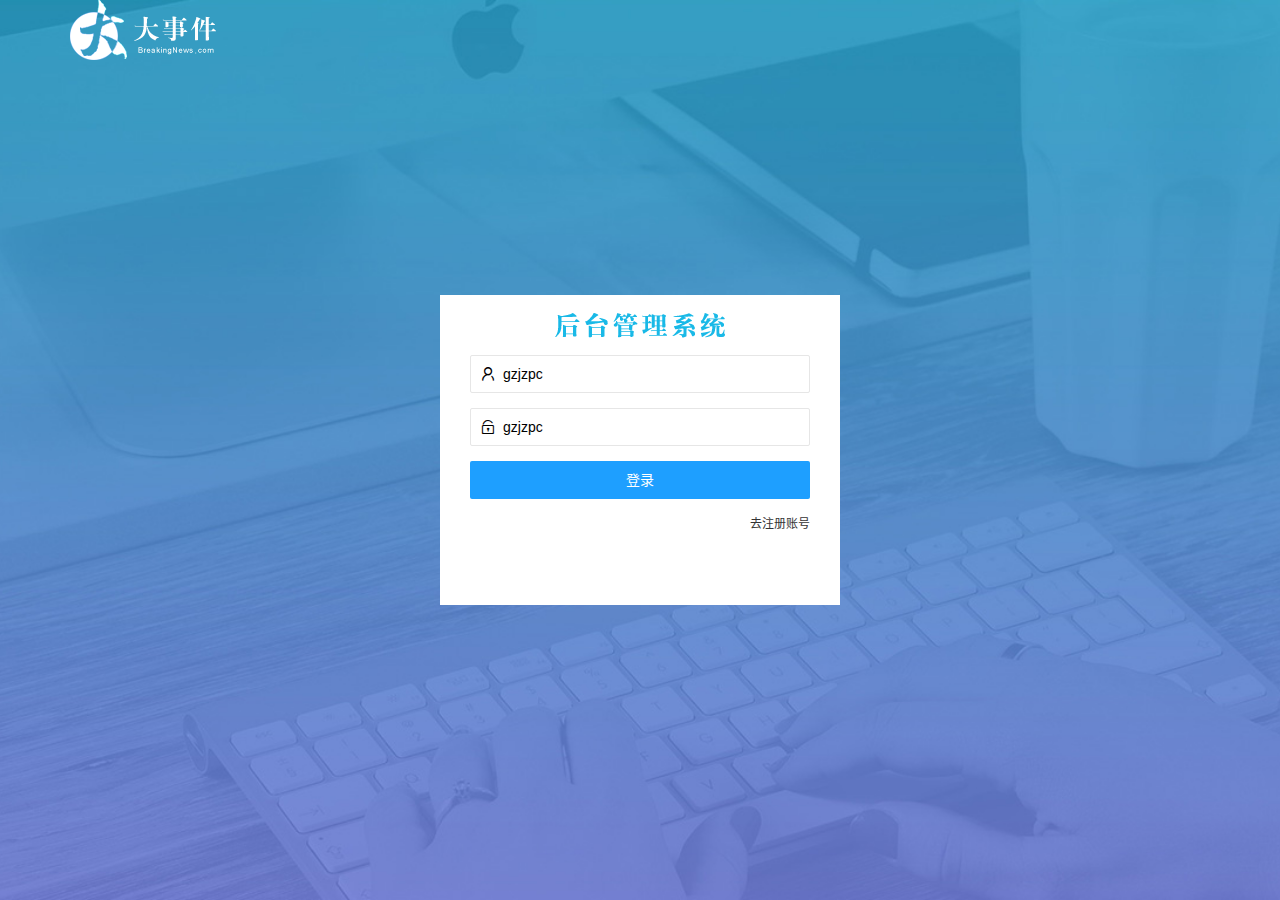
<file: login.html>
<!DOCTYPE html>
<html lang="zh-CN">

<head>
    <meta charset="UTF-8">
    <meta name="viewport" content="width=device-width, initial-scale=1.0">
    <title>大事件-登录/注册</title>
    <link rel="shortcut icon" href="logo-ico.ico" />
    <link rel="stylesheet" href="/assets/lib/layui/css/layui.css">
    <link rel="stylesheet" href="/assets/css/login.css">
</head>

<body>
    <!-- 头部logo区 -->
    <div class="layui-main">
        <img src="/assets/images/logo.png" alt="">
    </div>
    <!-- 登录注册区 -->
    <div class="loginAndRegBox">
        <!-- 标题头部区域 -->
        <div class="title-box"></div>
        <!-- 登录的div -->
        <div class="login-box">
            <form class="layui-form" id="form_login">
                <!-- 用户名 -->
                <div class="layui-form-item">
                    <i class="layui-icon layui-icon-username"></i>
                    <input type="text" name="username" required value="gzjzpc" lay-verify="required" placeholder="请输入用户名" autocomplete="off" class="layui-input">
                </div>
                <!-- 密码 -->
                <div class="layui-form-item">
                    <i class="layui-icon layui-icon-password"></i>
                    <input type="text" name="password" required value="gzjzpc" lay-verify="required|pwd" placeholder="请输入密码" autocomplete="off" class="layui-input">
                </div>
                <!-- 登录按钮 -->
                <div class="layui-form-item"> <button class="layui-btn layui-btn-fluid layui-btn-normal" lay-submit>登录</button>
                </div>
                <!-- 注册链接 -->
                <div class="layui-form-item links"> <a href="javascript:;" id="link_reg">去注册账号</a></div>
            </form>
        </div>


        <!-- 注册的div -->
        <div class="reg-box" style="display: none;">

            <form class="layui-form" id="form_reg">
                <!-- 用户名 -->
                <div class="layui-form-item">
                    <i class="layui-icon layui-icon-username"></i>
                    <input type="text" name="username" required lay-verify="required" placeholder="请输入用户名" autocomplete="off" class="layui-input">
                </div>
                <!-- 密码 -->
                <div class="layui-form-item">
                    <i class="layui-icon layui-icon-password"></i>
                    <input type="text" name="password" required lay-verify="required|pwd" placeholder="请输入密码" autocomplete="off" class="layui-input">
                </div>
                <!-- 密码确认 -->
                <div class="layui-form-item">
                    <i class="layui-icon layui-icon-password"></i>
                    <input type="text" name="repassword" required lay-verify="required|pwd|repwd" placeholder="请再次输入密码" autocomplete="off" class="layui-input">
                </div>
                <!-- 注册按钮 -->
                <div class="layui-form-item"> <button class="layui-btn layui-btn-fluid layui-btn-normal" lay-submit>注册</button>
                </div>
                <!-- 登录链接 -->
                <div class="layui-form-item links"> <a href="javascript:;" id="link_login">去登录</a></div>
            </form>

        </div>
    </div>
    <script src="/assets/lib/layui/layui.all.js"></script>
    <script src="/assets/lib/jquery.js"></script>
    <script src="/assets/js/baseAPI.js"></script>
    <script src="/assets/js/login.js"></script>
</body>

</html>
</file>
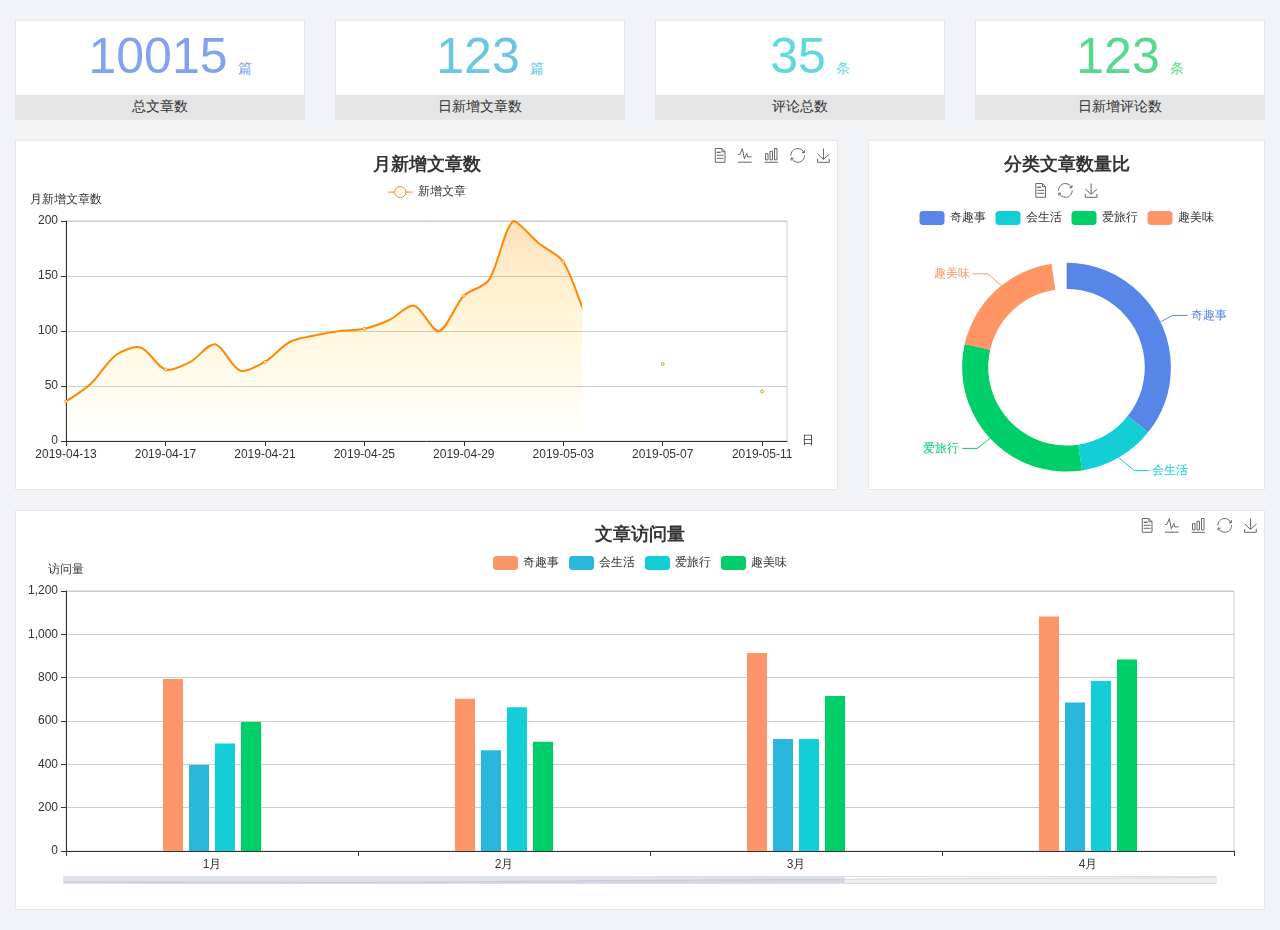
<file: home/dashboard.html>
<!DOCTYPE html>
<html lang="en">

<head>
  <meta charset="UTF-8">
  <meta name="viewport" content="width=device-width, initial-scale=1.0">
  <meta http-equiv="X-UA-Compatible" content="ie=edge">
  <title>图表统计</title>
  <link rel="stylesheet" href="../assets/lib/bootstrap.css" />
  <link rel="stylesheet" href="../assets/lib/main.css" />
  <script src="../assets/lib/jquery.js"></script>
  <script type="text/javascript" src="../assets/lib/echarts.min.js"></script>
</head>

<body>
  <div class="container-fluid">
    <div class="row spannel_list">
      <div class="col-sm-3 col-xs-6">
        <div class="spannel">
          <em>10015</em><span>篇</span>
          <b>总文章数</b>
        </div>
      </div>
      <div class="col-sm-3 col-xs-6">
        <div class="spannel scolor01">
          <em>123</em><span>篇</span>
          <b>日新增文章数</b>
        </div>
      </div>
      <div class="col-sm-3 col-xs-6">
        <div class="spannel scolor02">
          <em>35</em><span>条</span>
          <b>评论总数</b>
        </div>
      </div>
      <div class="col-sm-3 col-xs-6">
        <div class="spannel scolor03">
          <em>123</em><span>条</span>
          <b>日新增评论数</b>
        </div>
      </div>
    </div>
  </div>

  <div class="container-fluid">
    <div class="row curve-pie">
      <div class="col-lg-8 col-md-8">
        <div class="gragh_pannel" id="curve_show"></div>
      </div>
      <div class="col-lg-4 col-md-4">
        <div class="gragh_pannel" id="pie_show"></div>
      </div>
    </div>
  </div>

  <div class="container-fluid">
    <div class="column_pannel" id="column_show"></div>
  </div>

  <script>
    var oChart = echarts.init(document.getElementById('curve_show'));
    var aList_all = [
      { 'count': 36, 'date': '2019-04-13' },
      { 'count': 52, 'date': '2019-04-14' },
      { 'count': 78, 'date': '2019-04-15' },
      { 'count': 85, 'date': '2019-04-16' },
      { 'count': 65, 'date': '2019-04-17' },
      { 'count': 72, 'date': '2019-04-18' },
      { 'count': 88, 'date': '2019-04-19' },
      { 'count': 64, 'date': '2019-04-20' },
      { 'count': 72, 'date': '2019-04-21' },
      { 'count': 90, 'date': '2019-04-22' },
      { 'count': 96, 'date': '2019-04-23' },
      { 'count': 100, 'date': '2019-04-24' },
      { 'count': 102, 'date': '2019-04-25' },
      { 'count': 110, 'date': '2019-04-26' },
      { 'count': 123, 'date': '2019-04-27' },
      { 'count': 100, 'date': '2019-04-28' },
      { 'count': 132, 'date': '2019-04-29' },
      { 'count': 146, 'date': '2019-04-30' },
      { 'count': 200, 'date': '2019-05-01' },
      { 'count': 180, 'date': '2019-05-02' },
      { 'count': 163, 'date': '2019-05-03' },
      { 'count': 110, 'date': '2019-05-04' },
      { 'count': 80, 'date': '2019-05-05' },
      { 'count': 82, 'date': '2019-05-06' },
      { 'count': 70, 'date': '2019-05-07' },
      { 'count': 65, 'date': '2019-05-08' },
      { 'count': 54, 'date': '2019-05-09' },
      { 'count': 40, 'date': '2019-05-10' },
      { 'count': 45, 'date': '2019-05-11' },
      { 'count': 38, 'date': '2019-05-12' },
    ];

    let aCount = [];
    let aDate = [];

    for (var i = 0; i < aList_all.length; i++) {
      aCount.push(aList_all[i].count);
      aDate.push(aList_all[i].date);
    }

    var chartopt = {
      title: {
        text: '月新增文章数',
        left: 'center',
        top: '10'
      },
      tooltip: {
        trigger: 'axis'
      },
      legend: {
        data: ['新增文章'],
        top: '40'
      },
      toolbox: {
        show: true,
        feature: {
          mark: { show: true },
          dataView: { show: true, readOnly: false },
          magicType: { show: true, type: ['line', 'bar'] },
          restore: { show: true },
          saveAsImage: { show: true }
        }
      },
      calculable: true,
      xAxis: [
        {
          name: '日',
          type: 'category',
          boundaryGap: false,
          data: aDate
        }
      ],
      yAxis: [
        {
          name: '月新增文章数',
          type: 'value'
        }
      ],
      series: [
        {
          name: '新增文章',
          type: 'line',
          smooth: true,
          itemStyle: { normal: { areaStyle: { type: 'default' }, color: '#f80' }, lineStyle: { color: '#f80' } },
          data: aCount
        }],
      areaStyle: {
        normal: {
          color: new echarts.graphic.LinearGradient(0, 0, 0, 1, [{
            offset: 0,
            color: 'rgba(255,136,0,0.39)'
          }, {
            offset: .34,
            color: 'rgba(255,180,0,0.25)'
          }, {
            offset: 1,
            color: 'rgba(255,222,0,0.00)'
          }])

        }
      },
      grid: {
        show: true,
        x: 50,
        x2: 50,
        y: 80,
        height: 220
      }
    };

    oChart.setOption(chartopt);


    var oPie = echarts.init(document.getElementById('pie_show'));
    var oPieopt =
    {
      title: {
        top: 10,
        text: '分类文章数量比',
        x: 'center'
      },
      tooltip: {
        trigger: 'item',
        formatter: "{a} <br/>{b} : {c} ({d}%)"
      },
      color: ['#5885e8', '#13cfd5', '#00ce68', '#ff9565'],
      legend: {
        x: 'center',
        top: 65,
        data: ['奇趣事', '会生活', '爱旅行', '趣美味']
      },
      toolbox: {
        show: true,
        x: 'center',
        top: 35,
        feature: {
          mark: { show: true },
          dataView: { show: true, readOnly: false },
          magicType: {
            show: true,
            type: ['pie', 'funnel'],
            option: {
              funnel: {
                x: '25%',
                width: '50%',
                funnelAlign: 'left',
                max: 1548
              }
            }
          },
          restore: { show: true },
          saveAsImage: { show: true }
        }
      },
      calculable: true,
      series: [
        {
          name: '访问来源',
          type: 'pie',
          radius: ['45%', '60%'],
          center: ['50%', '65%'],
          data: [
            { value: 300, name: '奇趣事' },
            { value: 100, name: '会生活' },
            { value: 260, name: '爱旅行' },
            { value: 180, name: '趣美味' }
          ]
        }
      ]
    };
    oPie.setOption(oPieopt);



    var oColumn = this.echarts.init(document.getElementById('column_show'));
    var oColumnopt =
    {
      title: {
        text: '文章访问量',
        left: 'center',
        top: '10'
      },
      tooltip: {
        trigger: 'axis'
      },
      legend: {
        data: ['奇趣事', '会生活', '爱旅行', '趣美味'],
        top: '40'
      },
      toolbox: {
        show: true,
        feature: {
          mark: { show: true },
          dataView: { show: true, readOnly: false },
          magicType: { show: true, type: ['line', 'bar'] },
          restore: { show: true },
          saveAsImage: { show: true }
        }
      },
      calculable: true,
      xAxis: [
        {
          type: 'category',
          data: ['1月', '2月', '3月', '4月', '5月']
        }
      ],
      yAxis: [
        {
          name: '访问量',
          type: 'value'
        }
      ],
      series: [
        {
          name: '奇趣事',
          type: 'bar',
          barWidth: 20,
          itemStyle: {
            normal: { areaStyle: { type: 'default' }, color: '#fd956a' }
          },
          data: [800, 708, 920, 1090, 1200]
        },
        {
          name: '会生活',
          type: 'bar',
          barWidth: 20,
          itemStyle: {
            normal: { areaStyle: { type: 'default' }, color: '#2bb6db' }
          },
          data: [400, 468, 520, 690, 800]
        },
        {
          name: '爱旅行',
          type: 'bar',
          barWidth: 20,
          itemStyle: {
            normal: { areaStyle: { type: 'default' }, color: '#13cfd5' }
          },
          data: [500, 668, 520, 790, 900]
        },
        {
          name: '趣美味',
          type: 'bar',
          barWidth: 20,
          itemStyle: {
            normal: { areaStyle: { type: 'default' }, color: '#00ce68' }
          },
          data: [600, 508, 720, 890, 1000]
        }
      ],
      grid: {
        show: true,
        x: 50,
        x2: 30,
        y: 80,
        height: 260
      },
      dataZoom: [//给x轴设置滚动条
        {
          start: 0,//默认为0
          end: 100 - 1000 / 31,//默认为100
          type: 'slider',
          show: true,
          xAxisIndex: [0],
          handleSize: 0,//滑动条的 左右2个滑动条的大小
          height: 8,//组件高度
          left: 45, //左边的距离
          right: 50,//右边的距离
          bottom: 26,//右边的距离
          handleColor: '#ddd',//h滑动图标的颜色
          handleStyle: {
            borderColor: "#cacaca",
            borderWidth: "1",
            shadowBlur: 2,
            background: "#ddd",
            shadowColor: "#ddd",
          }
        }]
    };
    oColumn.setOption(oColumnopt);
  </script>
</body>

</html>
</file>
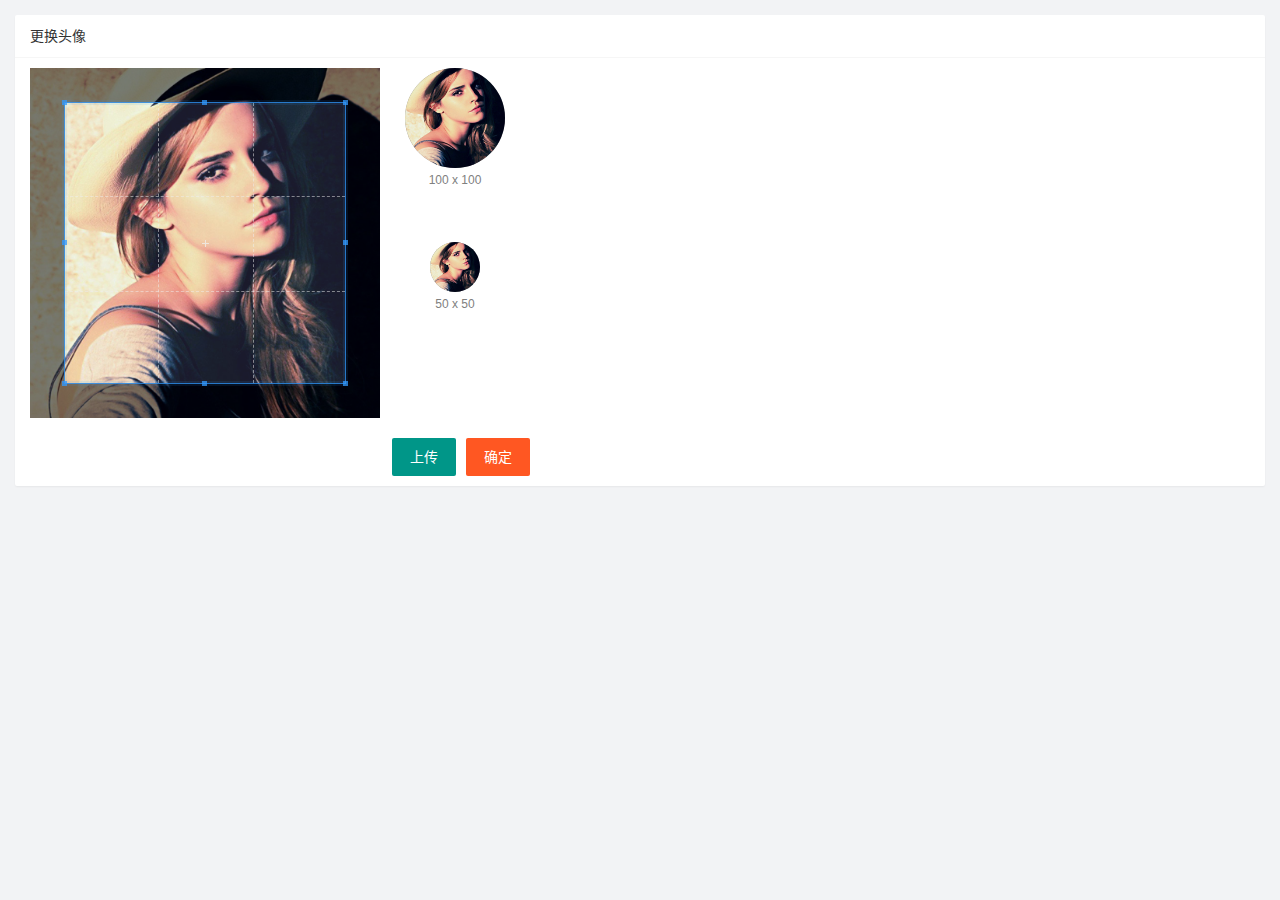
<file: user/user_avatar.html>
<!DOCTYPE html>
<html lang="zh-CN">

<head>
    <meta charset="UTF-8">
    <meta name="viewport" content="width=device-width, initial-scale=1.0">
    <title>修改头像</title>
    <link rel="shortcut icon" href="logo-ico.ico" />
    <link rel="stylesheet" href="/assets/lib/layui/css/layui.css">
    <link rel="stylesheet" href="/assets/lib/cropper/cropper.css">
    <link rel="stylesheet" href="/assets/css/user/user_avatar.css">
</head>

<body>
    <div class="layui-card">
        <div class="layui-card-header">更换头像</div>
        <div class="layui-card-body">
            <!-- 第一行的图片裁剪和预览区域 -->
            <div class="row1">
                <!-- 图片裁剪区域 -->
                <div class="cropper-box">
                    <!-- 这个 img 标签很重要，将来会把它初始化为裁剪区域 -->
                    <img id="image" src="/assets/images/sample.jpg" />
                    <!-- src="/assets/images/sample.jpg" -->
                </div>
                <!-- 图片的预览区域 -->
                <div class="preview-box">
                    <div>
                        <!-- 宽高为 100px 的预览区域 -->
                        <div class="img-preview w100"></div>
                        <p class="size">100 x 100</p>
                    </div>
                    <div>
                        <!-- 宽高为 50px 的预览区域 -->
                        <div class="img-preview w50"></div>
                        <p class="size">50 x 50</p>
                    </div>
                </div>
            </div>

            <!-- 第二行的按钮区域 -->
            <div class="row2">
                <input type="file" id="file" accept="image/png,image/jpeg" style="display: none;">
                <button type="button" class="layui-btn" id="btnChooseImage">上传</button>
                <button type="button" class="layui-btn layui-btn-danger" id="btnUpload">确定</button>
            </div>
        </div>
    </div>
    <script src="/assets/lib/jquery.js"></script>
    <script src="/assets/lib/layui/layui.all.js"></script>
    <script src="/assets/lib/cropper/Cropper.js"></script>
    <script src="/assets/lib/cropper/jquery-cropper.js"></script>
    <script src="/assets/js/baseAPI.js"></script>
    <script src="/assets/js/user/user_avatar.js"></script>

</body>

</html>
</file>
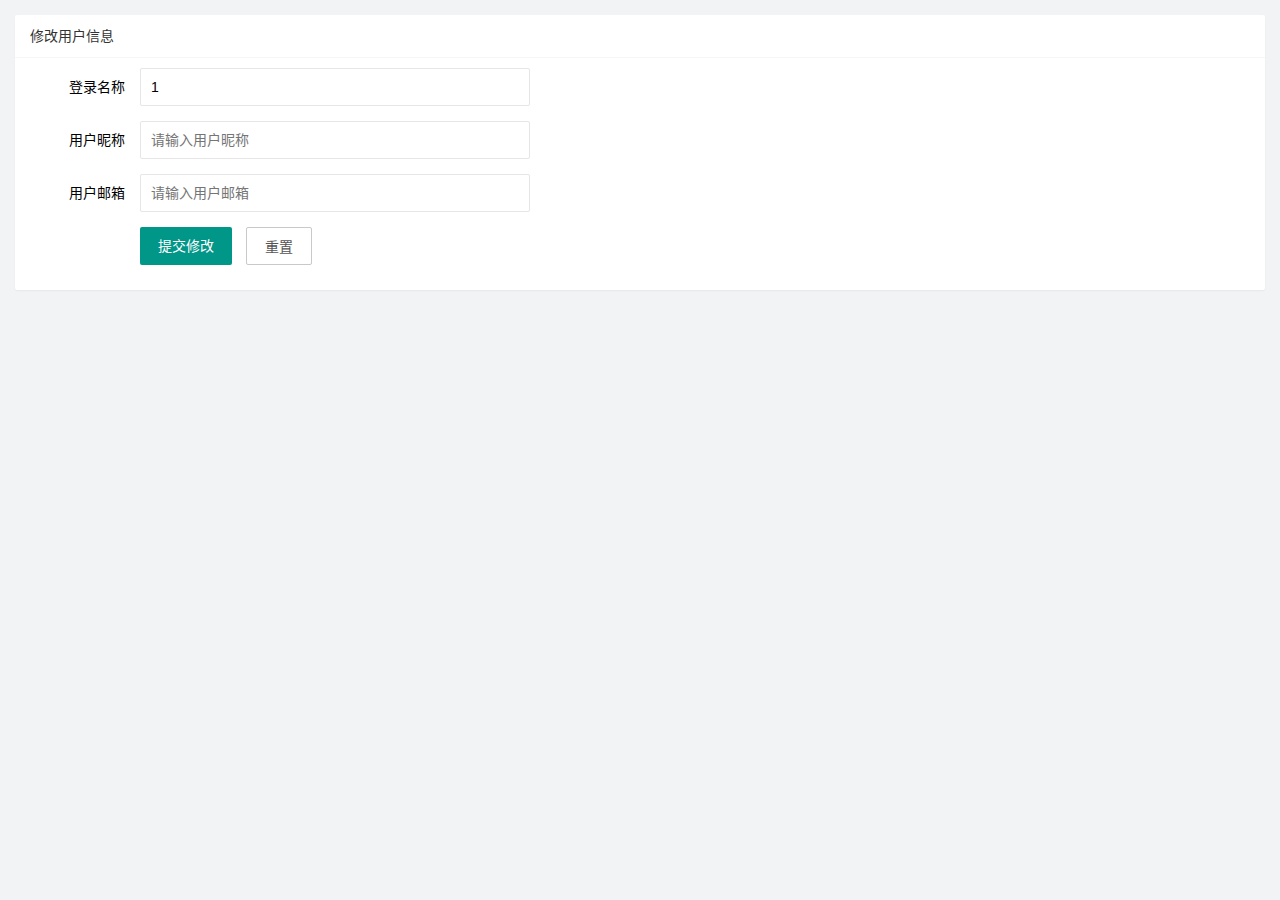
<file: user/user_info.html>
<!DOCTYPE html>
<html lang="zh-CN">

<head>
    <meta charset="UTF-8">
    <meta name="viewport" content="width=device-width, initial-scale=1.0">
    <title>Document</title>
    <link rel="shortcut icon" href="logo-ico.ico" />
    <link rel="stylesheet" href="/assets/lib/layui/css/layui.css">
    <link rel="stylesheet" href="/assets/css/user/user_info.css">
</head>

<body>
    <div class="layui-card">
        <div class="layui-card-header">修改用户信息</div>
        <div class="layui-card-body">
            <form class="layui-form" lay-filter="formUserInfo">
                <input type="hidden" name="id">
                <!-- 登录名称 -->
                <div class="layui-form-item">
                    <label class="layui-form-label">登录名称</label>
                    <div class="layui-input-block">
                        <input type="text" name="username" required lay-verify="required" placeholder="请输入登录名称" autocomplete="off" class="layui-input" readonly value="1">
                    </div>
                </div>
                <!-- 用户昵称 -->
                <div class="layui-form-item">
                    <label class="layui-form-label">用户昵称</label>
                    <div class="layui-input-block">
                        <input type="text" name="nickname" required lay-verify="required|nickname" placeholder="请输入用户昵称" autocomplete="off" class="layui-input">
                    </div>
                </div>
                <!-- 用户邮箱 -->
                <div class="layui-form-item">
                    <label class="layui-form-label">用户邮箱</label>
                    <div class="layui-input-block">
                        <input type="text" name="email" required lay-verify="required|email" placeholder="请输入用户邮箱" autocomplete="off" class="layui-input">
                    </div>
                </div>
                <div class="layui-form-item">
                    <div class="layui-input-block">
                        <button class="layui-btn" lay-submit lay-filter="formDemo">提交修改</button>
                        <button type="reset" class="layui-btn layui-btn-primary" id="reset">重置</button>
                    </div>
                </div>
            </form>
        </div>
    </div>
    <script src="/assets/lib/layui/layui.all.js"></script>
    <script src="/assets/lib/jquery.js"></script>
    <script src="/assets/js/baseAPI.js"></script>
    <script src="/assets/js/user/user_info.js"></script>
</body>

</html>
</file>
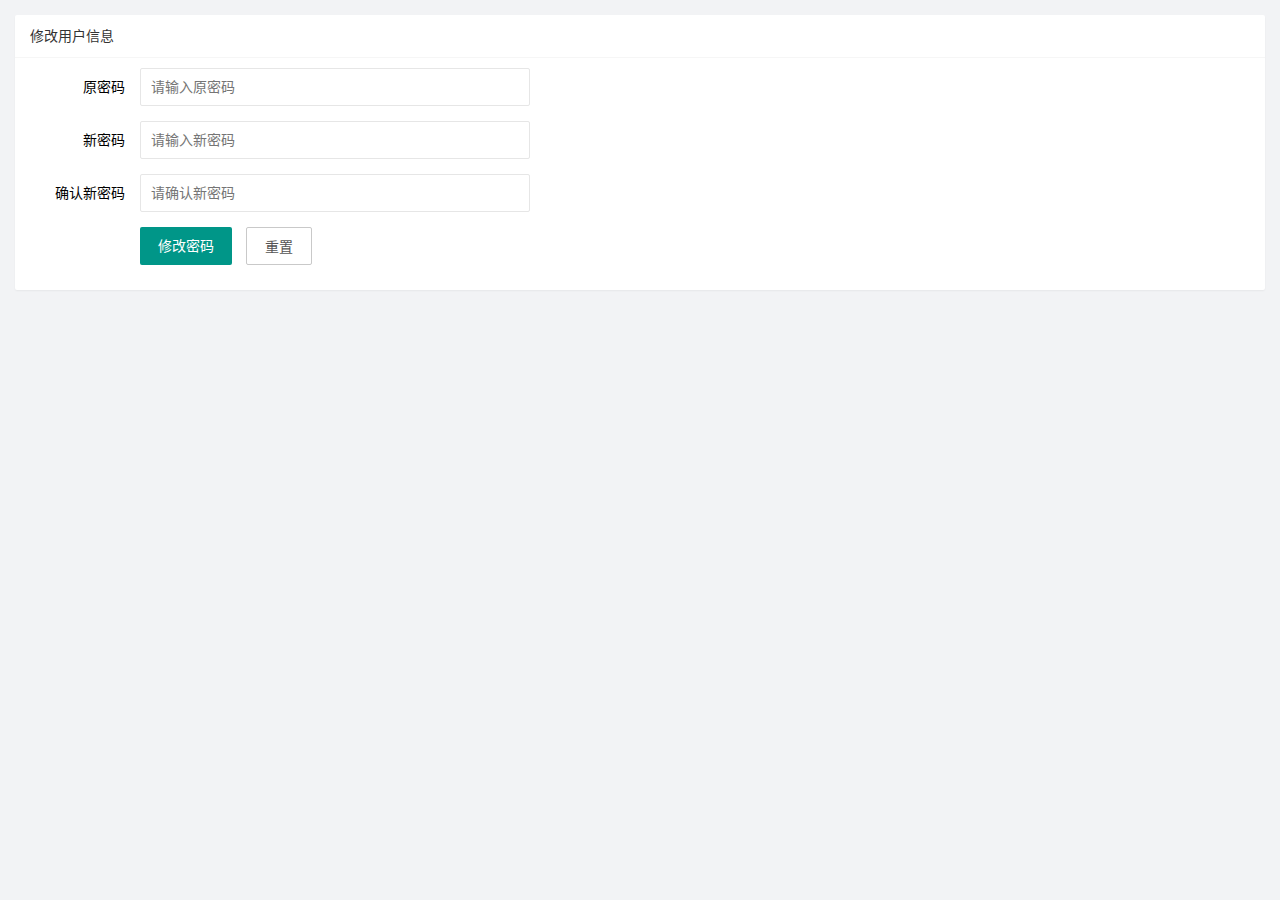
<file: user/user_pwd.html>
<!DOCTYPE html>
<html lang="zh-CN">

<head>
    <meta charset="UTF-8">
    <meta name="viewport" content="width=device-width, initial-scale=1.0">
    <title>修改密码</title>
    <link rel="shortcut icon" href="logo-ico.ico" />
    <link rel="stylesheet" href="/assets/lib/layui/css/layui.css">
    <link rel="stylesheet" href="/assets/css/user/user_pwd.css">
</head>

<body>
    <div class="layui-card">
        <div class="layui-card-header">修改用户信息</div>
        <div class="layui-card-body">
            <form class="layui-form">
                <!-- 原密码 -->
                <div class="layui-form-item">
                    <label class="layui-form-label">原密码</label>
                    <div class="layui-input-block">
                        <input type="text" name="oldPwd" required lay-verify="required|pwd" placeholder="请输入原密码" autocomplete="off" class="layui-input">
                    </div>
                </div>

                <!-- 新密码 -->
                <div class="layui-form-item">
                    <label class="layui-form-label">新密码</label>
                    <div class="layui-input-block">
                        <input type="text" name="newPwd" required lay-verify="required|pwd|samepwd" placeholder="请输入新密码" autocomplete="off" class="layui-input">
                    </div>
                </div>


                <!-- 确认新密码 -->
                <div class="layui-form-item">
                    <label class="layui-form-label">确认新密码</label>
                    <div class="layui-input-block">
                        <input type="text" name="rePwd" required lay-verify="required|pwd|repwd" placeholder="请确认新密码" autocomplete="off" class="layui-input">
                    </div>
                </div>
                <div class="layui-form-item">
                    <div class="layui-input-block">
                        <button class="layui-btn" lay-submit lay-filter="formDemo">修改密码</button>
                        <button type="reset" class="layui-btn layui-btn-primary">重置</button>
                    </div>
                </div>
            </form>
        </div>
    </div>
    <script src="/assets/lib/layui/layui.all.js"></script>
    <script src="/assets/lib/jquery.js"></script>
    <script src="/assets/js/baseAPI.js"></script>
    <script src="/assets/js/user/user_pwd.js"></script>
</body>

</html>
</file>
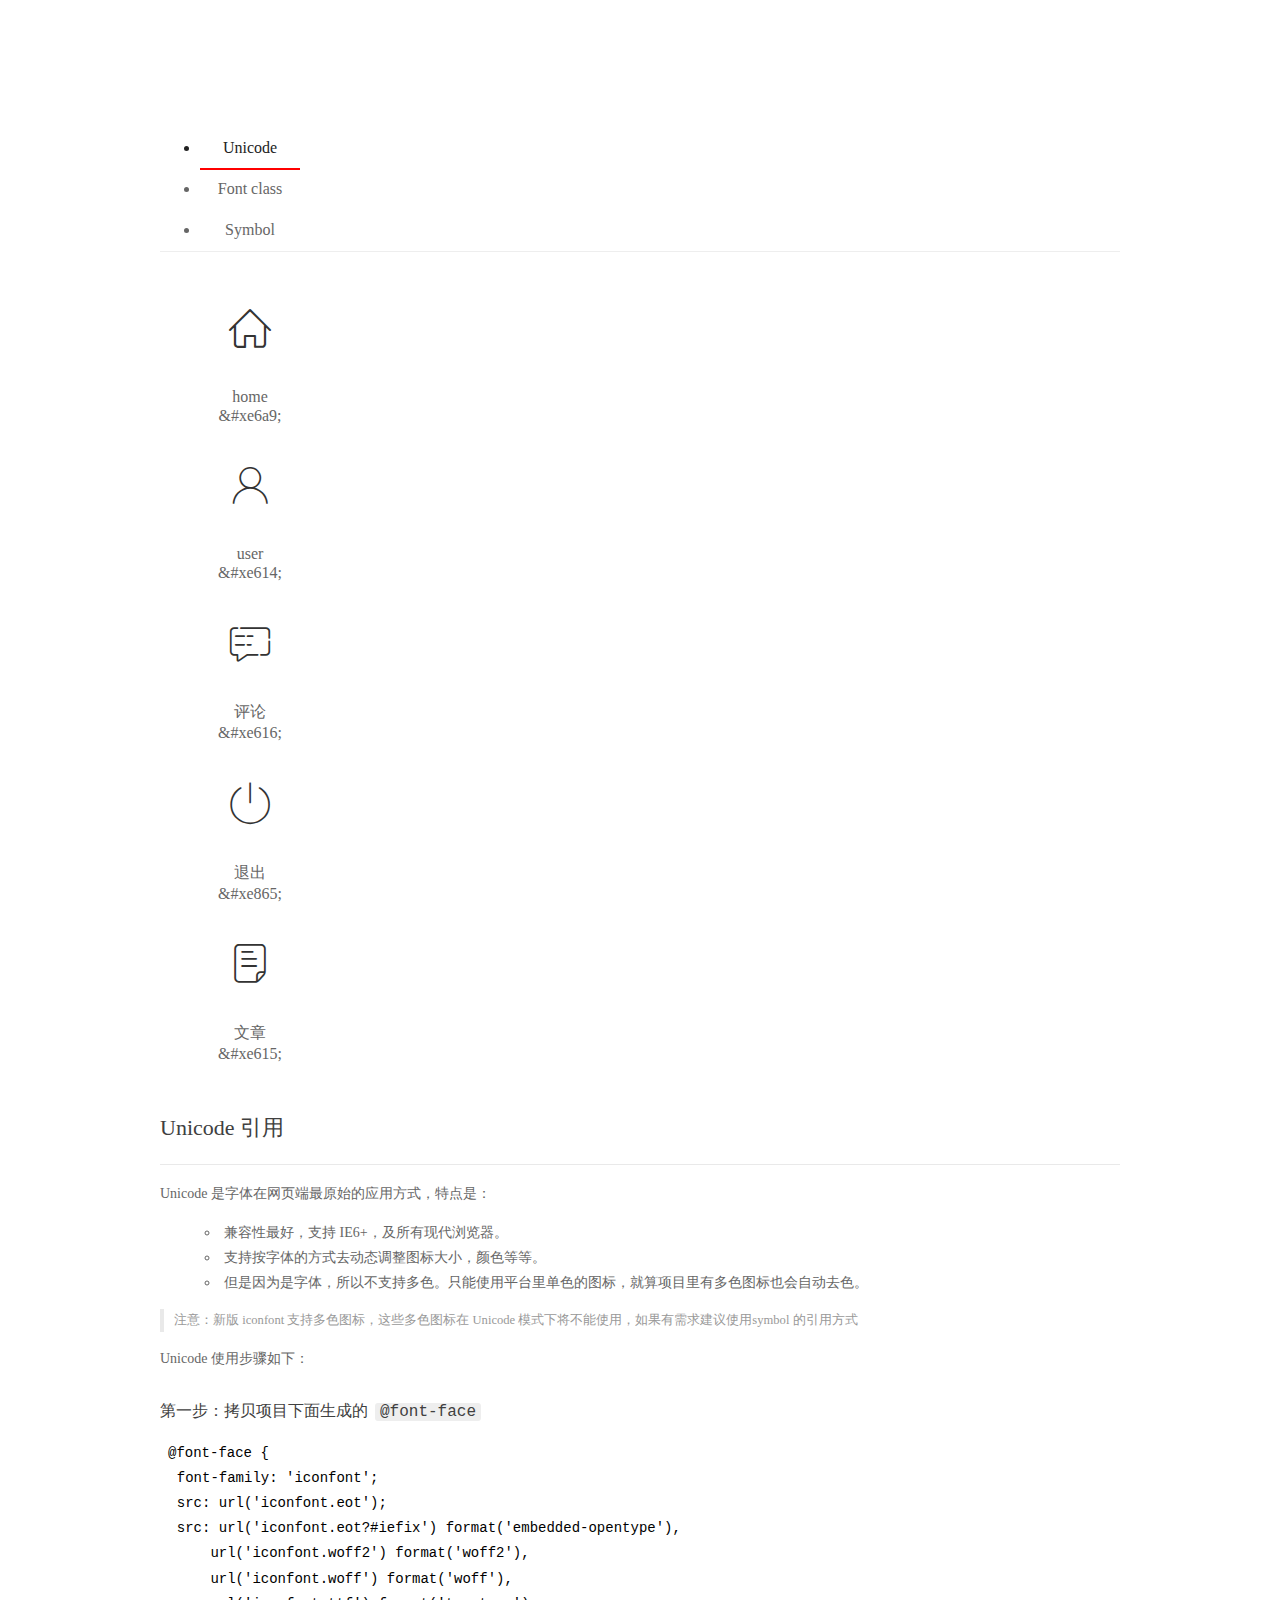
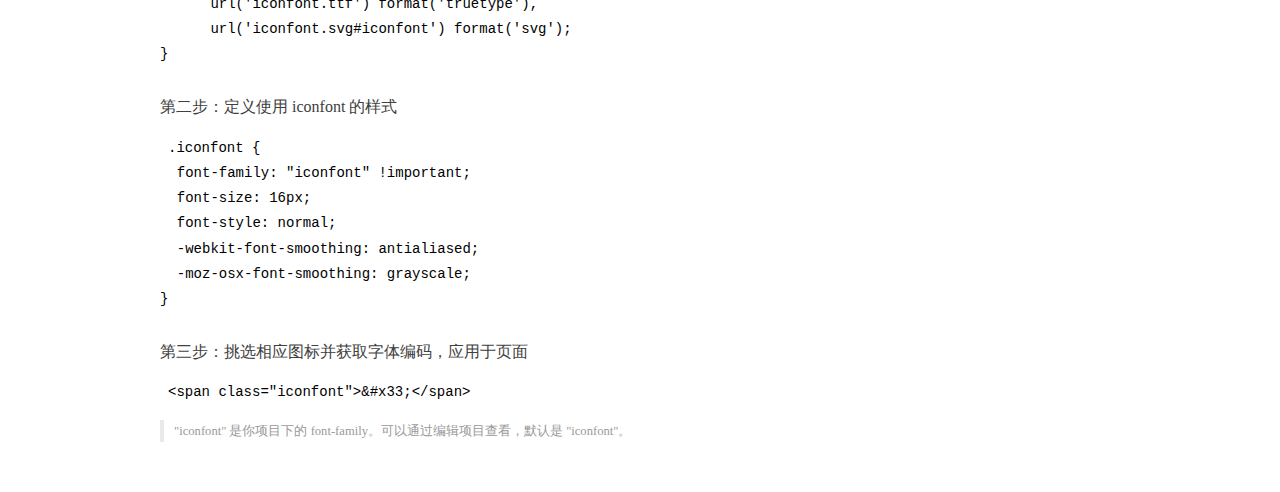
<file: assets/fonts/demo_index.html>
<!DOCTYPE html>
<html>
<head>
  <meta charset="utf-8"/>
  <title>IconFont Demo</title>
  <link rel="shortcut icon" href="https://gtms04.alicdn.com/tps/i4/TB1_oz6GVXXXXaFXpXXJDFnIXXX-64-64.ico" type="image/x-icon"/>
  <link rel="stylesheet" href="https://g.alicdn.com/thx/cube/1.3.2/cube.min.css">
  <link rel="stylesheet" href="demo.css">
  <link rel="stylesheet" href="iconfont.css">
  <script src="iconfont.js"></script>
  <!-- jQuery -->
  <script src="https://a1.alicdn.com/oss/uploads/2018/12/26/7bfddb60-08e8-11e9-9b04-53e73bb6408b.js"></script>
  <!-- 代码高亮 -->
  <script src="https://a1.alicdn.com/oss/uploads/2018/12/26/a3f714d0-08e6-11e9-8a15-ebf944d7534c.js"></script>
</head>
<body>
  <div class="main">
    <h1 class="logo"><a href="https://www.iconfont.cn/" title="iconfont 首页" target="_blank">&#xe86b;</a></h1>
    <div class="nav-tabs">
      <ul id="tabs" class="dib-box">
        <li class="dib active"><span>Unicode</span></li>
        <li class="dib"><span>Font class</span></li>
        <li class="dib"><span>Symbol</span></li>
      </ul>
      
    </div>
    <div class="tab-container">
      <div class="content unicode" style="display: block;">
          <ul class="icon_lists dib-box">
          
            <li class="dib">
              <span class="icon iconfont">&#xe6a9;</span>
                <div class="name">home</div>
                <div class="code-name">&amp;#xe6a9;</div>
              </li>
          
            <li class="dib">
              <span class="icon iconfont">&#xe614;</span>
                <div class="name">user</div>
                <div class="code-name">&amp;#xe614;</div>
              </li>
          
            <li class="dib">
              <span class="icon iconfont">&#xe616;</span>
                <div class="name">评论</div>
                <div class="code-name">&amp;#xe616;</div>
              </li>
          
            <li class="dib">
              <span class="icon iconfont">&#xe865;</span>
                <div class="name">退出</div>
                <div class="code-name">&amp;#xe865;</div>
              </li>
          
            <li class="dib">
              <span class="icon iconfont">&#xe615;</span>
                <div class="name">文章</div>
                <div class="code-name">&amp;#xe615;</div>
              </li>
          
          </ul>
          <div class="article markdown">
          <h2 id="unicode-">Unicode 引用</h2>
          <hr>

          <p>Unicode 是字体在网页端最原始的应用方式，特点是：</p>
          <ul>
            <li>兼容性最好，支持 IE6+，及所有现代浏览器。</li>
            <li>支持按字体的方式去动态调整图标大小，颜色等等。</li>
            <li>但是因为是字体，所以不支持多色。只能使用平台里单色的图标，就算项目里有多色图标也会自动去色。</li>
          </ul>
          <blockquote>
            <p>注意：新版 iconfont 支持多色图标，这些多色图标在 Unicode 模式下将不能使用，如果有需求建议使用symbol 的引用方式</p>
          </blockquote>
          <p>Unicode 使用步骤如下：</p>
          <h3 id="-font-face">第一步：拷贝项目下面生成的 <code>@font-face</code></h3>
<pre><code class="language-css"
>@font-face {
  font-family: 'iconfont';
  src: url('iconfont.eot');
  src: url('iconfont.eot?#iefix') format('embedded-opentype'),
      url('iconfont.woff2') format('woff2'),
      url('iconfont.woff') format('woff'),
      url('iconfont.ttf') format('truetype'),
      url('iconfont.svg#iconfont') format('svg');
}
</code></pre>
          <h3 id="-iconfont-">第二步：定义使用 iconfont 的样式</h3>
<pre><code class="language-css"
>.iconfont {
  font-family: "iconfont" !important;
  font-size: 16px;
  font-style: normal;
  -webkit-font-smoothing: antialiased;
  -moz-osx-font-smoothing: grayscale;
}
</code></pre>
          <h3 id="-">第三步：挑选相应图标并获取字体编码，应用于页面</h3>
<pre>
<code class="language-html"
>&lt;span class="iconfont"&gt;&amp;#x33;&lt;/span&gt;
</code></pre>
          <blockquote>
            <p>"iconfont" 是你项目下的 font-family。可以通过编辑项目查看，默认是 "iconfont"。</p>
          </blockquote>
          </div>
      </div>
      <div class="content font-class">
        <ul class="icon_lists dib-box">
          
          <li class="dib">
            <span class="icon iconfont icon-home"></span>
            <div class="name">
              home
            </div>
            <div class="code-name">.icon-home
            </div>
          </li>
          
          <li class="dib">
            <span class="icon iconfont icon-user"></span>
            <div class="name">
              user
            </div>
            <div class="code-name">.icon-user
            </div>
          </li>
          
          <li class="dib">
            <span class="icon iconfont icon-pinglun"></span>
            <div class="name">
              评论
            </div>
            <div class="code-name">.icon-pinglun
            </div>
          </li>
          
          <li class="dib">
            <span class="icon iconfont icon-tuichu"></span>
            <div class="name">
              退出
            </div>
            <div class="code-name">.icon-tuichu
            </div>
          </li>
          
          <li class="dib">
            <span class="icon iconfont icon-16"></span>
            <div class="name">
              文章
            </div>
            <div class="code-name">.icon-16
            </div>
          </li>
          
        </ul>
        <div class="article markdown">
        <h2 id="font-class-">font-class 引用</h2>
        <hr>

        <p>font-class 是 Unicode 使用方式的一种变种，主要是解决 Unicode 书写不直观，语意不明确的问题。</p>
        <p>与 Unicode 使用方式相比，具有如下特点：</p>
        <ul>
          <li>兼容性良好，支持 IE8+，及所有现代浏览器。</li>
          <li>相比于 Unicode 语意明确，书写更直观。可以很容易分辨这个 icon 是什么。</li>
          <li>因为使用 class 来定义图标，所以当要替换图标时，只需要修改 class 里面的 Unicode 引用。</li>
          <li>不过因为本质上还是使用的字体，所以多色图标还是不支持的。</li>
        </ul>
        <p>使用步骤如下：</p>
        <h3 id="-fontclass-">第一步：引入项目下面生成的 fontclass 代码：</h3>
<pre><code class="language-html">&lt;link rel="stylesheet" href="./iconfont.css"&gt;
</code></pre>
        <h3 id="-">第二步：挑选相应图标并获取类名，应用于页面：</h3>
<pre><code class="language-html">&lt;span class="iconfont icon-xxx"&gt;&lt;/span&gt;
</code></pre>
        <blockquote>
          <p>"
            iconfont" 是你项目下的 font-family。可以通过编辑项目查看，默认是 "iconfont"。</p>
        </blockquote>
      </div>
      </div>
      <div class="content symbol">
          <ul class="icon_lists dib-box">
          
            <li class="dib">
                <svg class="icon svg-icon" aria-hidden="true">
                  <use xlink:href="#icon-home"></use>
                </svg>
                <div class="name">home</div>
                <div class="code-name">#icon-home</div>
            </li>
          
            <li class="dib">
                <svg class="icon svg-icon" aria-hidden="true">
                  <use xlink:href="#icon-user"></use>
                </svg>
                <div class="name">user</div>
                <div class="code-name">#icon-user</div>
            </li>
          
            <li class="dib">
                <svg class="icon svg-icon" aria-hidden="true">
                  <use xlink:href="#icon-pinglun"></use>
                </svg>
                <div class="name">评论</div>
                <div class="code-name">#icon-pinglun</div>
            </li>
          
            <li class="dib">
                <svg class="icon svg-icon" aria-hidden="true">
                  <use xlink:href="#icon-tuichu"></use>
                </svg>
                <div class="name">退出</div>
                <div class="code-name">#icon-tuichu</div>
            </li>
          
            <li class="dib">
                <svg class="icon svg-icon" aria-hidden="true">
                  <use xlink:href="#icon-16"></use>
                </svg>
                <div class="name">文章</div>
                <div class="code-name">#icon-16</div>
            </li>
          
          </ul>
          <div class="article markdown">
          <h2 id="symbol-">Symbol 引用</h2>
          <hr>

          <p>这是一种全新的使用方式，应该说这才是未来的主流，也是平台目前推荐的用法。相关介绍可以参考这篇<a href="">文章</a>
            这种用法其实是做了一个 SVG 的集合，与另外两种相比具有如下特点：</p>
          <ul>
            <li>支持多色图标了，不再受单色限制。</li>
            <li>通过一些技巧，支持像字体那样，通过 <code>font-size</code>, <code>color</code> 来调整样式。</li>
            <li>兼容性较差，支持 IE9+，及现代浏览器。</li>
            <li>浏览器渲染 SVG 的性能一般，还不如 png。</li>
          </ul>
          <p>使用步骤如下：</p>
          <h3 id="-symbol-">第一步：引入项目下面生成的 symbol 代码：</h3>
<pre><code class="language-html">&lt;script src="./iconfont.js"&gt;&lt;/script&gt;
</code></pre>
          <h3 id="-css-">第二步：加入通用 CSS 代码（引入一次就行）：</h3>
<pre><code class="language-html">&lt;style&gt;
.icon {
  width: 1em;
  height: 1em;
  vertical-align: -0.15em;
  fill: currentColor;
  overflow: hidden;
}
&lt;/style&gt;
</code></pre>
          <h3 id="-">第三步：挑选相应图标并获取类名，应用于页面：</h3>
<pre><code class="language-html">&lt;svg class="icon" aria-hidden="true"&gt;
  &lt;use xlink:href="#icon-xxx"&gt;&lt;/use&gt;
&lt;/svg&gt;
</code></pre>
          </div>
      </div>

    </div>
  </div>
  <script>
  $(document).ready(function () {
      $('.tab-container .content:first').show()

      $('#tabs li').click(function (e) {
        var tabContent = $('.tab-container .content')
        var index = $(this).index()

        if ($(this).hasClass('active')) {
          return
        } else {
          $('#tabs li').removeClass('active')
          $(this).addClass('active')

          tabContent.hide().eq(index).fadeIn()
        }
      })
    })
  </script>
</body>
</html>
</file>
<file: assets/lib/layui/css/layui.css>
/** layui-v2.5.5 MIT License By https://www.layui.com */
 .layui-inline,img{display:inline-block;vertical-align:middle}h1,h2,h3,h4,h5,h6{font-weight:400}.layui-edge,.layui-header,.layui-inline,.layui-main{position:relative}.layui-body,.layui-edge,.layui-elip{overflow:hidden}.layui-btn,.layui-edge,.layui-inline,img{vertical-align:middle}.layui-btn,.layui-disabled,.layui-icon,.layui-unselect{-moz-user-select:none;-webkit-user-select:none;-ms-user-select:none}.layui-elip,.layui-form-checkbox span,.layui-form-pane .layui-form-label{text-overflow:ellipsis;white-space:nowrap}.layui-breadcrumb,.layui-tree-btnGroup{visibility:hidden}blockquote,body,button,dd,div,dl,dt,form,h1,h2,h3,h4,h5,h6,input,li,ol,p,pre,td,textarea,th,ul{margin:0;padding:0;-webkit-tap-highlight-color:rgba(0,0,0,0)}a:active,a:hover{outline:0}img{border:none}li{list-style:none}table{border-collapse:collapse;border-spacing:0}h4,h5,h6{font-size:100%}button,input,optgroup,option,select,textarea{font-family:inherit;font-size:inherit;font-style:inherit;font-weight:inherit;outline:0}pre{white-space:pre-wrap;white-space:-moz-pre-wrap;white-space:-pre-wrap;white-space:-o-pre-wrap;word-wrap:break-word}body{line-height:24px;font:14px Helvetica Neue,Helvetica,PingFang SC,Tahoma,Arial,sans-serif}hr{height:1px;margin:10px 0;border:0;clear:both}a{color:#333;text-decoration:none}a:hover{color:#777}a cite{font-style:normal;*cursor:pointer}.layui-border-box,.layui-border-box *{box-sizing:border-box}.layui-box,.layui-box *{box-sizing:content-box}.layui-clear{clear:both;*zoom:1}.layui-clear:after{content:'\20';clear:both;*zoom:1;display:block;height:0}.layui-inline{*display:inline;*zoom:1}.layui-edge{display:inline-block;width:0;height:0;border-width:6px;border-style:dashed;border-color:transparent}.layui-edge-top{top:-4px;border-bottom-color:#999;border-bottom-style:solid}.layui-edge-right{border-left-color:#999;border-left-style:solid}.layui-edge-bottom{top:2px;border-top-color:#999;border-top-style:solid}.layui-edge-left{border-right-color:#999;border-right-style:solid}.layui-disabled,.layui-disabled:hover{color:#d2d2d2!important;cursor:not-allowed!important}.layui-circle{border-radius:100%}.layui-show{display:block!important}.layui-hide{display:none!important}@font-face{font-family:layui-icon;src:url(../font/iconfont.eot?v=250);src:url(../font/iconfont.eot?v=250#iefix) format('embedded-opentype'),url(../font/iconfont.woff2?v=250) format('woff2'),url(../font/iconfont.woff?v=250) format('woff'),url(../font/iconfont.ttf?v=250) format('truetype'),url(../font/iconfont.svg?v=250#layui-icon) format('svg')}.layui-icon{font-family:layui-icon!important;font-size:16px;font-style:normal;-webkit-font-smoothing:antialiased;-moz-osx-font-smoothing:grayscale}.layui-icon-reply-fill:before{content:"\e611"}.layui-icon-set-fill:before{content:"\e614"}.layui-icon-menu-fill:before{content:"\e60f"}.layui-icon-search:before{content:"\e615"}.layui-icon-share:before{content:"\e641"}.layui-icon-set-sm:before{content:"\e620"}.layui-icon-engine:before{content:"\e628"}.layui-icon-close:before{content:"\1006"}.layui-icon-close-fill:before{content:"\1007"}.layui-icon-chart-screen:before{content:"\e629"}.layui-icon-star:before{content:"\e600"}.layui-icon-circle-dot:before{content:"\e617"}.layui-icon-chat:before{content:"\e606"}.layui-icon-release:before{content:"\e609"}.layui-icon-list:before{content:"\e60a"}.layui-icon-chart:before{content:"\e62c"}.layui-icon-ok-circle:before{content:"\1005"}.layui-icon-layim-theme:before{content:"\e61b"}.layui-icon-table:before{content:"\e62d"}.layui-icon-right:before{content:"\e602"}.layui-icon-left:before{content:"\e603"}.layui-icon-cart-simple:before{content:"\e698"}.layui-icon-face-cry:before{content:"\e69c"}.layui-icon-face-smile:before{content:"\e6af"}.layui-icon-survey:before{content:"\e6b2"}.layui-icon-tree:before{content:"\e62e"}.layui-icon-upload-circle:before{content:"\e62f"}.layui-icon-add-circle:before{content:"\e61f"}.layui-icon-download-circle:before{content:"\e601"}.layui-icon-templeate-1:before{content:"\e630"}.layui-icon-util:before{content:"\e631"}.layui-icon-face-surprised:before{content:"\e664"}.layui-icon-edit:before{content:"\e642"}.layui-icon-speaker:before{content:"\e645"}.layui-icon-down:before{content:"\e61a"}.layui-icon-file:before{content:"\e621"}.layui-icon-layouts:before{content:"\e632"}.layui-icon-rate-half:before{content:"\e6c9"}.layui-icon-add-circle-fine:before{content:"\e608"}.layui-icon-prev-circle:before{content:"\e633"}.layui-icon-read:before{content:"\e705"}.layui-icon-404:before{content:"\e61c"}.layui-icon-carousel:before{content:"\e634"}.layui-icon-help:before{content:"\e607"}.layui-icon-code-circle:before{content:"\e635"}.layui-icon-water:before{content:"\e636"}.layui-icon-username:before{content:"\e66f"}.layui-icon-find-fill:before{content:"\e670"}.layui-icon-about:before{content:"\e60b"}.layui-icon-location:before{content:"\e715"}.layui-icon-up:before{content:"\e619"}.layui-icon-pause:before{content:"\e651"}.layui-icon-date:before{content:"\e637"}.layui-icon-layim-uploadfile:before{content:"\e61d"}.layui-icon-delete:before{content:"\e640"}.layui-icon-play:before{content:"\e652"}.layui-icon-top:before{content:"\e604"}.layui-icon-friends:before{content:"\e612"}.layui-icon-refresh-3:before{content:"\e9aa"}.layui-icon-ok:before{content:"\e605"}.layui-icon-layer:before{content:"\e638"}.layui-icon-face-smile-fine:before{content:"\e60c"}.layui-icon-dollar:before{content:"\e659"}.layui-icon-group:before{content:"\e613"}.layui-icon-layim-download:before{content:"\e61e"}.layui-icon-picture-fine:before{content:"\e60d"}.layui-icon-link:before{content:"\e64c"}.layui-icon-diamond:before{content:"\e735"}.layui-icon-log:before{content:"\e60e"}.layui-icon-rate-solid:before{content:"\e67a"}.layui-icon-fonts-del:before{content:"\e64f"}.layui-icon-unlink:before{content:"\e64d"}.layui-icon-fonts-clear:before{content:"\e639"}.layui-icon-triangle-r:before{content:"\e623"}.layui-icon-circle:before{content:"\e63f"}.layui-icon-radio:before{content:"\e643"}.layui-icon-align-center:before{content:"\e647"}.layui-icon-align-right:before{content:"\e648"}.layui-icon-align-left:before{content:"\e649"}.layui-icon-loading-1:before{content:"\e63e"}.layui-icon-return:before{content:"\e65c"}.layui-icon-fonts-strong:before{content:"\e62b"}.layui-icon-upload:before{content:"\e67c"}.layui-icon-dialogue:before{content:"\e63a"}.layui-icon-video:before{content:"\e6ed"}.layui-icon-headset:before{content:"\e6fc"}.layui-icon-cellphone-fine:before{content:"\e63b"}.layui-icon-add-1:before{content:"\e654"}.layui-icon-face-smile-b:before{content:"\e650"}.layui-icon-fonts-html:before{content:"\e64b"}.layui-icon-form:before{content:"\e63c"}.layui-icon-cart:before{content:"\e657"}.layui-icon-camera-fill:before{content:"\e65d"}.layui-icon-tabs:before{content:"\e62a"}.layui-icon-fonts-code:before{content:"\e64e"}.layui-icon-fire:before{content:"\e756"}.layui-icon-set:before{content:"\e716"}.layui-icon-fonts-u:before{content:"\e646"}.layui-icon-triangle-d:before{content:"\e625"}.layui-icon-tips:before{content:"\e702"}.layui-icon-picture:before{content:"\e64a"}.layui-icon-more-vertical:before{content:"\e671"}.layui-icon-flag:before{content:"\e66c"}.layui-icon-loading:before{content:"\e63d"}.layui-icon-fonts-i:before{content:"\e644"}.layui-icon-refresh-1:before{content:"\e666"}.layui-icon-rmb:before{content:"\e65e"}.layui-icon-home:before{content:"\e68e"}.layui-icon-user:before{content:"\e770"}.layui-icon-notice:before{content:"\e667"}.layui-icon-login-weibo:before{content:"\e675"}.layui-icon-voice:before{content:"\e688"}.layui-icon-upload-drag:before{content:"\e681"}.layui-icon-login-qq:before{content:"\e676"}.layui-icon-snowflake:before{content:"\e6b1"}.layui-icon-file-b:before{content:"\e655"}.layui-icon-template:before{content:"\e663"}.layui-icon-auz:before{content:"\e672"}.layui-icon-console:before{content:"\e665"}.layui-icon-app:before{content:"\e653"}.layui-icon-prev:before{content:"\e65a"}.layui-icon-website:before{content:"\e7ae"}.layui-icon-next:before{content:"\e65b"}.layui-icon-component:before{content:"\e857"}.layui-icon-more:before{content:"\e65f"}.layui-icon-login-wechat:before{content:"\e677"}.layui-icon-shrink-right:before{content:"\e668"}.layui-icon-spread-left:before{content:"\e66b"}.layui-icon-camera:before{content:"\e660"}.layui-icon-note:before{content:"\e66e"}.layui-icon-refresh:before{content:"\e669"}.layui-icon-female:before{content:"\e661"}.layui-icon-male:before{content:"\e662"}.layui-icon-password:before{content:"\e673"}.layui-icon-senior:before{content:"\e674"}.layui-icon-theme:before{content:"\e66a"}.layui-icon-tread:before{content:"\e6c5"}.layui-icon-praise:before{content:"\e6c6"}.layui-icon-star-fill:before{content:"\e658"}.layui-icon-rate:before{content:"\e67b"}.layui-icon-template-1:before{content:"\e656"}.layui-icon-vercode:before{content:"\e679"}.layui-icon-cellphone:before{content:"\e678"}.layui-icon-screen-full:before{content:"\e622"}.layui-icon-screen-restore:before{content:"\e758"}.layui-icon-cols:before{content:"\e610"}.layui-icon-export:before{content:"\e67d"}.layui-icon-print:before{content:"\e66d"}.layui-icon-slider:before{content:"\e714"}.layui-icon-addition:before{content:"\e624"}.layui-icon-subtraction:before{content:"\e67e"}.layui-icon-service:before{content:"\e626"}.layui-icon-transfer:before{content:"\e691"}.layui-main{width:1140px;margin:0 auto}.layui-header{z-index:1000;height:60px}.layui-header a:hover{transition:all .5s;-webkit-transition:all .5s}.layui-side{position:fixed;left:0;top:0;bottom:0;z-index:999;width:200px;overflow-x:hidden}.layui-side-scroll{position:relative;width:220px;height:100%;overflow-x:hidden}.layui-body{position:absolute;left:200px;right:0;top:0;bottom:0;z-index:998;width:auto;overflow-y:auto;box-sizing:border-box}.layui-layout-body{overflow:hidden}.layui-layout-admin .layui-header{background-color:#23262E}.layui-layout-admin .layui-side{top:60px;width:200px;overflow-x:hidden}.layui-layout-admin .layui-body{position:fixed;top:60px;bottom:44px}.layui-layout-admin .layui-main{width:auto;margin:0 15px}.layui-layout-admin .layui-footer{position:fixed;left:200px;right:0;bottom:0;height:44px;line-height:44px;padding:0 15px;background-color:#eee}.layui-layout-admin .layui-logo{position:absolute;left:0;top:0;width:200px;height:100%;line-height:60px;text-align:center;color:#009688;font-size:16px}.layui-layout-admin .layui-header .layui-nav{background:0 0}.layui-layout-left{position:absolute!important;left:200px;top:0}.layui-layout-right{position:absolute!important;right:0;top:0}.layui-container{position:relative;margin:0 auto;padding:0 15px;box-sizing:border-box}.layui-fluid{position:relative;margin:0 auto;padding:0 15px}.layui-row:after,.layui-row:before{content:'';display:block;clear:both}.layui-col-lg1,.layui-col-lg10,.layui-col-lg11,.layui-col-lg12,.layui-col-lg2,.layui-col-lg3,.layui-col-lg4,.layui-col-lg5,.layui-col-lg6,.layui-col-lg7,.layui-col-lg8,.layui-col-lg9,.layui-col-md1,.layui-col-md10,.layui-col-md11,.layui-col-md12,.layui-col-md2,.layui-col-md3,.layui-col-md4,.layui-col-md5,.layui-col-md6,.layui-col-md7,.layui-col-md8,.layui-col-md9,.layui-col-sm1,.layui-col-sm10,.layui-col-sm11,.layui-col-sm12,.layui-col-sm2,.layui-col-sm3,.layui-col-sm4,.layui-col-sm5,.layui-col-sm6,.layui-col-sm7,.layui-col-sm8,.layui-col-sm9,.layui-col-xs1,.layui-col-xs10,.layui-col-xs11,.layui-col-xs12,.layui-col-xs2,.layui-col-xs3,.layui-col-xs4,.layui-col-xs5,.layui-col-xs6,.layui-col-xs7,.layui-col-xs8,.layui-col-xs9{position:relative;display:block;box-sizing:border-box}.layui-col-xs1,.layui-col-xs10,.layui-col-xs11,.layui-col-xs12,.layui-col-xs2,.layui-col-xs3,.layui-col-xs4,.layui-col-xs5,.layui-col-xs6,.layui-col-xs7,.layui-col-xs8,.layui-col-xs9{float:left}.layui-col-xs1{width:8.33333333%}.layui-col-xs2{width:16.66666667%}.layui-col-xs3{width:25%}.layui-col-xs4{width:33.33333333%}.layui-col-xs5{width:41.66666667%}.layui-col-xs6{width:50%}.layui-col-xs7{width:58.33333333%}.layui-col-xs8{width:66.66666667%}.layui-col-xs9{width:75%}.layui-col-xs10{width:83.33333333%}.layui-col-xs11{width:91.66666667%}.layui-col-xs12{width:100%}.layui-col-xs-offset1{margin-left:8.33333333%}.layui-col-xs-offset2{margin-left:16.66666667%}.layui-col-xs-offset3{margin-left:25%}.layui-col-xs-offset4{margin-left:33.33333333%}.layui-col-xs-offset5{margin-left:41.66666667%}.layui-col-xs-offset6{margin-left:50%}.layui-col-xs-offset7{margin-left:58.33333333%}.layui-col-xs-offset8{margin-left:66.66666667%}.layui-col-xs-offset9{margin-left:75%}.layui-col-xs-offset10{margin-left:83.33333333%}.layui-col-xs-offset11{margin-left:91.66666667%}.layui-col-xs-offset12{margin-left:100%}@media screen and (max-width:768px){.layui-hide-xs{display:none!important}.layui-show-xs-block{display:block!important}.layui-show-xs-inline{display:inline!important}.layui-show-xs-inline-block{display:inline-block!important}}@media screen and (min-width:768px){.layui-container{width:750px}.layui-hide-sm{display:none!important}.layui-show-sm-block{display:block!important}.layui-show-sm-inline{display:inline!important}.layui-show-sm-inline-block{display:inline-block!important}.layui-col-sm1,.layui-col-sm10,.layui-col-sm11,.layui-col-sm12,.layui-col-sm2,.layui-col-sm3,.layui-col-sm4,.layui-col-sm5,.layui-col-sm6,.layui-col-sm7,.layui-col-sm8,.layui-col-sm9{float:left}.layui-col-sm1{width:8.33333333%}.layui-col-sm2{width:16.66666667%}.layui-col-sm3{width:25%}.layui-col-sm4{width:33.33333333%}.layui-col-sm5{width:41.66666667%}.layui-col-sm6{width:50%}.layui-col-sm7{width:58.33333333%}.layui-col-sm8{width:66.66666667%}.layui-col-sm9{width:75%}.layui-col-sm10{width:83.33333333%}.layui-col-sm11{width:91.66666667%}.layui-col-sm12{width:100%}.layui-col-sm-offset1{margin-left:8.33333333%}.layui-col-sm-offset2{margin-left:16.66666667%}.layui-col-sm-offset3{margin-left:25%}.layui-col-sm-offset4{margin-left:33.33333333%}.layui-col-sm-offset5{margin-left:41.66666667%}.layui-col-sm-offset6{margin-left:50%}.layui-col-sm-offset7{margin-left:58.33333333%}.layui-col-sm-offset8{margin-left:66.66666667%}.layui-col-sm-offset9{margin-left:75%}.layui-col-sm-offset10{margin-left:83.33333333%}.layui-col-sm-offset11{margin-left:91.66666667%}.layui-col-sm-offset12{margin-left:100%}}@media screen and (min-width:992px){.layui-container{width:970px}.layui-hide-md{display:none!important}.layui-show-md-block{display:block!important}.layui-show-md-inline{display:inline!important}.layui-show-md-inline-block{display:inline-block!important}.layui-col-md1,.layui-col-md10,.layui-col-md11,.layui-col-md12,.layui-col-md2,.layui-col-md3,.layui-col-md4,.layui-col-md5,.layui-col-md6,.layui-col-md7,.layui-col-md8,.layui-col-md9{float:left}.layui-col-md1{width:8.33333333%}.layui-col-md2{width:16.66666667%}.layui-col-md3{width:25%}.layui-col-md4{width:33.33333333%}.layui-col-md5{width:41.66666667%}.layui-col-md6{width:50%}.layui-col-md7{width:58.33333333%}.layui-col-md8{width:66.66666667%}.layui-col-md9{width:75%}.layui-col-md10{width:83.33333333%}.layui-col-md11{width:91.66666667%}.layui-col-md12{width:100%}.layui-col-md-offset1{margin-left:8.33333333%}.layui-col-md-offset2{margin-left:16.66666667%}.layui-col-md-offset3{margin-left:25%}.layui-col-md-offset4{margin-left:33.33333333%}.layui-col-md-offset5{margin-left:41.66666667%}.layui-col-md-offset6{margin-left:50%}.layui-col-md-offset7{margin-left:58.33333333%}.layui-col-md-offset8{margin-left:66.66666667%}.layui-col-md-offset9{margin-left:75%}.layui-col-md-offset10{margin-left:83.33333333%}.layui-col-md-offset11{margin-left:91.66666667%}.layui-col-md-offset12{margin-left:100%}}@media screen and (min-width:1200px){.layui-container{width:1170px}.layui-hide-lg{display:none!important}.layui-show-lg-block{display:block!important}.layui-show-lg-inline{display:inline!important}.layui-show-lg-inline-block{display:inline-block!important}.layui-col-lg1,.layui-col-lg10,.layui-col-lg11,.layui-col-lg12,.layui-col-lg2,.layui-col-lg3,.layui-col-lg4,.layui-col-lg5,.layui-col-lg6,.layui-col-lg7,.layui-col-lg8,.layui-col-lg9{float:left}.layui-col-lg1{width:8.33333333%}.layui-col-lg2{width:16.66666667%}.layui-col-lg3{width:25%}.layui-col-lg4{width:33.33333333%}.layui-col-lg5{width:41.66666667%}.layui-col-lg6{width:50%}.layui-col-lg7{width:58.33333333%}.layui-col-lg8{width:66.66666667%}.layui-col-lg9{width:75%}.layui-col-lg10{width:83.33333333%}.layui-col-lg11{width:91.66666667%}.layui-col-lg12{width:100%}.layui-col-lg-offset1{margin-left:8.33333333%}.layui-col-lg-offset2{margin-left:16.66666667%}.layui-col-lg-offset3{margin-left:25%}.layui-col-lg-offset4{margin-left:33.33333333%}.layui-col-lg-offset5{margin-left:41.66666667%}.layui-col-lg-offset6{margin-left:50%}.layui-col-lg-offset7{margin-left:58.33333333%}.layui-col-lg-offset8{margin-left:66.66666667%}.layui-col-lg-offset9{margin-left:75%}.layui-col-lg-offset10{margin-left:83.33333333%}.layui-col-lg-offset11{margin-left:91.66666667%}.layui-col-lg-offset12{margin-left:100%}}.layui-col-space1{margin:-.5px}.layui-col-space1>*{padding:.5px}.layui-col-space3{margin:-1.5px}.layui-col-space3>*{padding:1.5px}.layui-col-space5{margin:-2.5px}.layui-col-space5>*{padding:2.5px}.layui-col-space8{margin:-3.5px}.layui-col-space8>*{padding:3.5px}.layui-col-space10{margin:-5px}.layui-col-space10>*{padding:5px}.layui-col-space12{margin:-6px}.layui-col-space12>*{padding:6px}.layui-col-space15{margin:-7.5px}.layui-col-space15>*{padding:7.5px}.layui-col-space18{margin:-9px}.layui-col-space18>*{padding:9px}.layui-col-space20{margin:-10px}.layui-col-space20>*{padding:10px}.layui-col-space22{margin:-11px}.layui-col-space22>*{padding:11px}.layui-col-space25{margin:-12.5px}.layui-col-space25>*{padding:12.5px}.layui-col-space30{margin:-15px}.layui-col-space30>*{padding:15px}.layui-btn,.layui-input,.layui-select,.layui-textarea,.layui-upload-button{outline:0;-webkit-appearance:none;transition:all .3s;-webkit-transition:all .3s;box-sizing:border-box}.layui-elem-quote{margin-bottom:10px;padding:15px;line-height:22px;border-left:5px solid #009688;border-radius:0 2px 2px 0;background-color:#f2f2f2}.layui-quote-nm{border-style:solid;border-width:1px 1px 1px 5px;background:0 0}.layui-elem-field{margin-bottom:10px;padding:0;border-width:1px;border-style:solid}.layui-elem-field legend{margin-left:20px;padding:0 10px;font-size:20px;font-weight:300}.layui-field-title{margin:10px 0 20px;border-width:1px 0 0}.layui-field-box{padding:10px 15px}.layui-field-title .layui-field-box{padding:10px 0}.layui-progress{position:relative;height:6px;border-radius:20px;background-color:#e2e2e2}.layui-progress-bar{position:absolute;left:0;top:0;width:0;max-width:100%;height:6px;border-radius:20px;text-align:right;background-color:#5FB878;transition:all .3s;-webkit-transition:all .3s}.layui-progress-big,.layui-progress-big .layui-progress-bar{height:18px;line-height:18px}.layui-progress-text{position:relative;top:-20px;line-height:18px;font-size:12px;color:#666}.layui-progress-big .layui-progress-text{position:static;padding:0 10px;color:#fff}.layui-collapse{border-width:1px;border-style:solid;border-radius:2px}.layui-colla-content,.layui-colla-item{border-top-width:1px;border-top-style:solid}.layui-colla-item:first-child{border-top:none}.layui-colla-title{position:relative;height:42px;line-height:42px;padding:0 15px 0 35px;color:#333;background-color:#f2f2f2;cursor:pointer;font-size:14px;overflow:hidden}.layui-colla-content{display:none;padding:10px 15px;line-height:22px;color:#666}.layui-colla-icon{position:absolute;left:15px;top:0;font-size:14px}.layui-card{margin-bottom:15px;border-radius:2px;background-color:#fff;box-shadow:0 1px 2px 0 rgba(0,0,0,.05)}.layui-card:last-child{margin-bottom:0}.layui-card-header{position:relative;height:42px;line-height:42px;padding:0 15px;border-bottom:1px solid #f6f6f6;color:#333;border-radius:2px 2px 0 0;font-size:14px}.layui-bg-black,.layui-bg-blue,.layui-bg-cyan,.layui-bg-green,.layui-bg-orange,.layui-bg-red{color:#fff!important}.layui-card-body{position:relative;padding:10px 15px;line-height:24px}.layui-card-body[pad15]{padding:15px}.layui-card-body[pad20]{padding:20px}.layui-card-body .layui-table{margin:5px 0}.layui-card .layui-tab{margin:0}.layui-panel-window{position:relative;padding:15px;border-radius:0;border-top:5px solid #E6E6E6;background-color:#fff}.layui-auxiliar-moving{position:fixed;left:0;right:0;top:0;bottom:0;width:100%;height:100%;background:0 0;z-index:9999999999}.layui-form-label,.layui-form-mid,.layui-form-select,.layui-input-block,.layui-input-inline,.layui-textarea{position:relative}.layui-bg-red{background-color:#FF5722!important}.layui-bg-orange{background-color:#FFB800!important}.layui-bg-green{background-color:#009688!important}.layui-bg-cyan{background-color:#2F4056!important}.layui-bg-blue{background-color:#1E9FFF!important}.layui-bg-black{background-color:#393D49!important}.layui-bg-gray{background-color:#eee!important;color:#666!important}.layui-badge-rim,.layui-colla-content,.layui-colla-item,.layui-collapse,.layui-elem-field,.layui-form-pane .layui-form-item[pane],.layui-form-pane .layui-form-label,.layui-input,.layui-layedit,.layui-layedit-tool,.layui-quote-nm,.layui-select,.layui-tab-bar,.layui-tab-card,.layui-tab-title,.layui-tab-title .layui-this:after,.layui-textarea{border-color:#e6e6e6}.layui-timeline-item:before,hr{background-color:#e6e6e6}.layui-text{line-height:22px;font-size:14px;color:#666}.layui-text h1,.layui-text h2,.layui-text h3{font-weight:500;color:#333}.layui-text h1{font-size:30px}.layui-text h2{font-size:24px}.layui-text h3{font-size:18px}.layui-text a:not(.layui-btn){color:#01AAED}.layui-text a:not(.layui-btn):hover{text-decoration:underline}.layui-text ul{padding:5px 0 5px 15px}.layui-text ul li{margin-top:5px;list-style-type:disc}.layui-text em,.layui-word-aux{color:#999!important;padding:0 5px!important}.layui-btn{display:inline-block;height:38px;line-height:38px;padding:0 18px;background-color:#009688;color:#fff;white-space:nowrap;text-align:center;font-size:14px;border:none;border-radius:2px;cursor:pointer}.layui-btn:hover{opacity:.8;filter:alpha(opacity=80);color:#fff}.layui-btn:active{opacity:1;filter:alpha(opacity=100)}.layui-btn+.layui-btn{margin-left:10px}.layui-btn-container{font-size:0}.layui-btn-container .layui-btn{margin-right:10px;margin-bottom:10px}.layui-btn-container .layui-btn+.layui-btn{margin-left:0}.layui-table .layui-btn-container .layui-btn{margin-bottom:9px}.layui-btn-radius{border-radius:100px}.layui-btn .layui-icon{margin-right:3px;font-size:18px;vertical-align:bottom;vertical-align:middle\9}.layui-btn-primary{border:1px solid #C9C9C9;background-color:#fff;color:#555}.layui-btn-primary:hover{border-color:#009688;color:#333}.layui-btn-normal{background-color:#1E9FFF}.layui-btn-warm{background-color:#FFB800}.layui-btn-danger{background-color:#FF5722}.layui-btn-checked{background-color:#5FB878}.layui-btn-disabled,.layui-btn-disabled:active,.layui-btn-disabled:hover{border:1px solid #e6e6e6;background-color:#FBFBFB;color:#C9C9C9;cursor:not-allowed;opacity:1}.layui-btn-lg{height:44px;line-height:44px;padding:0 25px;font-size:16px}.layui-btn-sm{height:30px;line-height:30px;padding:0 10px;font-size:12px}.layui-btn-sm i{font-size:16px!important}.layui-btn-xs{height:22px;line-height:22px;padding:0 5px;font-size:12px}.layui-btn-xs i{font-size:14px!important}.layui-btn-group{display:inline-block;vertical-align:middle;font-size:0}.layui-btn-group .layui-btn{margin-left:0!important;margin-right:0!important;border-left:1px solid rgba(255,255,255,.5);border-radius:0}.layui-btn-group .layui-btn-primary{border-left:none}.layui-btn-group .layui-btn-primary:hover{border-color:#C9C9C9;color:#009688}.layui-btn-group .layui-btn:first-child{border-left:none;border-radius:2px 0 0 2px}.layui-btn-group .layui-btn-primary:first-child{border-left:1px solid #c9c9c9}.layui-btn-group .layui-btn:last-child{border-radius:0 2px 2px 0}.layui-btn-group .layui-btn+.layui-btn{margin-left:0}.layui-btn-group+.layui-btn-group{margin-left:10px}.layui-btn-fluid{width:100%}.layui-input,.layui-select,.layui-textarea{height:38px;line-height:1.3;line-height:38px\9;border-width:1px;border-style:solid;background-color:#fff;border-radius:2px}.layui-input::-webkit-input-placeholder,.layui-select::-webkit-input-placeholder,.layui-textarea::-webkit-input-placeholder{line-height:1.3}.layui-input,.layui-textarea{display:block;width:100%;padding-left:10px}.layui-input:hover,.layui-textarea:hover{border-color:#D2D2D2!important}.layui-input:focus,.layui-textarea:focus{border-color:#C9C9C9!important}.layui-textarea{min-height:100px;height:auto;line-height:20px;padding:6px 10px;resize:vertical}.layui-select{padding:0 10px}.layui-form input[type=checkbox],.layui-form input[type=radio],.layui-form select{display:none}.layui-form [lay-ignore]{display:initial}.layui-form-item{margin-bottom:15px;clear:both;*zoom:1}.layui-form-item:after{content:'\20';clear:both;*zoom:1;display:block;height:0}.layui-form-label{float:left;display:block;padding:9px 15px;width:80px;font-weight:400;line-height:20px;text-align:right}.layui-form-label-col{display:block;float:none;padding:9px 0;line-height:20px;text-align:left}.layui-form-item .layui-inline{margin-bottom:5px;margin-right:10px}.layui-input-block{margin-left:110px;min-height:36px}.layui-input-inline{display:inline-block;vertical-align:middle}.layui-form-item .layui-input-inline{float:left;width:190px;margin-right:10px}.layui-form-text .layui-input-inline{width:auto}.layui-form-mid{float:left;display:block;padding:9px 0!important;line-height:20px;margin-right:10px}.layui-form-danger+.layui-form-select .layui-input,.layui-form-danger:focus{border-color:#FF5722!important}.layui-form-select .layui-input{padding-right:30px;cursor:pointer}.layui-form-select .layui-edge{position:absolute;right:10px;top:50%;margin-top:-3px;cursor:pointer;border-width:6px;border-top-color:#c2c2c2;border-top-style:solid;transition:all .3s;-webkit-transition:all .3s}.layui-form-select dl{display:none;position:absolute;left:0;top:42px;padding:5px 0;z-index:899;min-width:100%;border:1px solid #d2d2d2;max-height:300px;overflow-y:auto;background-color:#fff;border-radius:2px;box-shadow:0 2px 4px rgba(0,0,0,.12);box-sizing:border-box}.layui-form-select dl dd,.layui-form-select dl dt{padding:0 10px;line-height:36px;white-space:nowrap;overflow:hidden;text-overflow:ellipsis}.layui-form-select dl dt{font-size:12px;color:#999}.layui-form-select dl dd{cursor:pointer}.layui-form-select dl dd:hover{background-color:#f2f2f2;-webkit-transition:.5s all;transition:.5s all}.layui-form-select .layui-select-group dd{padding-left:20px}.layui-form-select dl dd.layui-select-tips{padding-left:10px!important;color:#999}.layui-form-select dl dd.layui-this{background-color:#5FB878;color:#fff}.layui-form-checkbox,.layui-form-select dl dd.layui-disabled{background-color:#fff}.layui-form-selected dl{display:block}.layui-form-checkbox,.layui-form-checkbox *,.layui-form-switch{display:inline-block;vertical-align:middle}.layui-form-selected .layui-edge{margin-top:-9px;-webkit-transform:rotate(180deg);transform:rotate(180deg);margin-top:-3px\9}:root .layui-form-selected .layui-edge{margin-top:-9px\0/IE9}.layui-form-selectup dl{top:auto;bottom:42px}.layui-select-none{margin:5px 0;text-align:center;color:#999}.layui-select-disabled .layui-disabled{border-color:#eee!important}.layui-select-disabled .layui-edge{border-top-color:#d2d2d2}.layui-form-checkbox{position:relative;height:30px;line-height:30px;margin-right:10px;padding-right:30px;cursor:pointer;font-size:0;-webkit-transition:.1s linear;transition:.1s linear;box-sizing:border-box}.layui-form-checkbox span{padding:0 10px;height:100%;font-size:14px;border-radius:2px 0 0 2px;background-color:#d2d2d2;color:#fff;overflow:hidden}.layui-form-checkbox:hover span{background-color:#c2c2c2}.layui-form-checkbox i{position:absolute;right:0;top:0;width:30px;height:28px;border:1px solid #d2d2d2;border-left:none;border-radius:0 2px 2px 0;color:#fff;font-size:20px;text-align:center}.layui-form-checkbox:hover i{border-color:#c2c2c2;color:#c2c2c2}.layui-form-checked,.layui-form-checked:hover{border-color:#5FB878}.layui-form-checked span,.layui-form-checked:hover span{background-color:#5FB878}.layui-form-checked i,.layui-form-checked:hover i{color:#5FB878}.layui-form-item .layui-form-checkbox{margin-top:4px}.layui-form-checkbox[lay-skin=primary]{height:auto!important;line-height:normal!important;min-width:18px;min-height:18px;border:none!important;margin-right:0;padding-left:28px;padding-right:0;background:0 0}.layui-form-checkbox[lay-skin=primary] span{padding-left:0;padding-right:15px;line-height:18px;background:0 0;color:#666}.layui-form-checkbox[lay-skin=primary] i{right:auto;left:0;width:16px;height:16px;line-height:16px;border:1px solid #d2d2d2;font-size:12px;border-radius:2px;background-color:#fff;-webkit-transition:.1s linear;transition:.1s linear}.layui-form-checkbox[lay-skin=primary]:hover i{border-color:#5FB878;color:#fff}.layui-form-checked[lay-skin=primary] i{border-color:#5FB878!important;background-color:#5FB878;color:#fff}.layui-checkbox-disbaled[lay-skin=primary] span{background:0 0!important;color:#c2c2c2}.layui-checkbox-disbaled[lay-skin=primary]:hover i{border-color:#d2d2d2}.layui-form-item .layui-form-checkbox[lay-skin=primary]{margin-top:10px}.layui-form-switch{position:relative;height:22px;line-height:22px;min-width:35px;padding:0 5px;margin-top:8px;border:1px solid #d2d2d2;border-radius:20px;cursor:pointer;background-color:#fff;-webkit-transition:.1s linear;transition:.1s linear}.layui-form-switch i{position:absolute;left:5px;top:3px;width:16px;height:16px;border-radius:20px;background-color:#d2d2d2;-webkit-transition:.1s linear;transition:.1s linear}.layui-form-switch em{position:relative;top:0;width:25px;margin-left:21px;padding:0!important;text-align:center!important;color:#999!important;font-style:normal!important;font-size:12px}.layui-form-onswitch{border-color:#5FB878;background-color:#5FB878}.layui-checkbox-disbaled,.layui-checkbox-disbaled i{border-color:#e2e2e2!important}.layui-form-onswitch i{left:100%;margin-left:-21px;background-color:#fff}.layui-form-onswitch em{margin-left:5px;margin-right:21px;color:#fff!important}.layui-checkbox-disbaled span{background-color:#e2e2e2!important}.layui-checkbox-disbaled:hover i{color:#fff!important}[lay-radio]{display:none}.layui-form-radio,.layui-form-radio *{display:inline-block;vertical-align:middle}.layui-form-radio{line-height:28px;margin:6px 10px 0 0;padding-right:10px;cursor:pointer;font-size:0}.layui-form-radio *{font-size:14px}.layui-form-radio>i{margin-right:8px;font-size:22px;color:#c2c2c2}.layui-form-radio>i:hover,.layui-form-radioed>i{color:#5FB878}.layui-radio-disbaled>i{color:#e2e2e2!important}.layui-form-pane .layui-form-label{width:110px;padding:8px 15px;height:38px;line-height:20px;border-width:1px;border-style:solid;border-radius:2px 0 0 2px;text-align:center;background-color:#FBFBFB;overflow:hidden;box-sizing:border-box}.layui-form-pane .layui-input-inline{margin-left:-1px}.layui-form-pane .layui-input-block{margin-left:110px;left:-1px}.layui-form-pane .layui-input{border-radius:0 2px 2px 0}.layui-form-pane .layui-form-text .layui-form-label{float:none;width:100%;border-radius:2px;box-sizing:border-box;text-align:left}.layui-form-pane .layui-form-text .layui-input-inline{display:block;margin:0;top:-1px;clear:both}.layui-form-pane .layui-form-text .layui-input-block{margin:0;left:0;top:-1px}.layui-form-pane .layui-form-text .layui-textarea{min-height:100px;border-radius:0 0 2px 2px}.layui-form-pane .layui-form-checkbox{margin:4px 0 4px 10px}.layui-form-pane .layui-form-radio,.layui-form-pane .layui-form-switch{margin-top:6px;margin-left:10px}.layui-form-pane .layui-form-item[pane]{position:relative;border-width:1px;border-style:solid}.layui-form-pane .layui-form-item[pane] .layui-form-label{position:absolute;left:0;top:0;height:100%;border-width:0 1px 0 0}.layui-form-pane .layui-form-item[pane] .layui-input-inline{margin-left:110px}@media screen and (max-width:450px){.layui-form-item .layui-form-label{text-overflow:ellipsis;overflow:hidden;white-space:nowrap}.layui-form-item .layui-inline{display:block;margin-right:0;margin-bottom:20px;clear:both}.layui-form-item .layui-inline:after{content:'\20';clear:both;display:block;height:0}.layui-form-item .layui-input-inline{display:block;float:none;left:-3px;width:auto;margin:0 0 10px 112px}.layui-form-item .layui-input-inline+.layui-form-mid{margin-left:110px;top:-5px;padding:0}.layui-form-item .layui-form-checkbox{margin-right:5px;margin-bottom:5px}}.layui-layedit{border-width:1px;border-style:solid;border-radius:2px}.layui-layedit-tool{padding:3px 5px;border-bottom-width:1px;border-bottom-style:solid;font-size:0}.layedit-tool-fixed{position:fixed;top:0;border-top:1px solid #e2e2e2}.layui-layedit-tool .layedit-tool-mid,.layui-layedit-tool .layui-icon{display:inline-block;vertical-align:middle;text-align:center;font-size:14px}.layui-layedit-tool .layui-icon{position:relative;width:32px;height:30px;line-height:30px;margin:3px 5px;color:#777;cursor:pointer;border-radius:2px}.layui-layedit-tool .layui-icon:hover{color:#393D49}.layui-layedit-tool .layui-icon:active{color:#000}.layui-layedit-tool .layedit-tool-active{background-color:#e2e2e2;color:#000}.layui-layedit-tool .layui-disabled,.layui-layedit-tool .layui-disabled:hover{color:#d2d2d2;cursor:not-allowed}.layui-layedit-tool .layedit-tool-mid{width:1px;height:18px;margin:0 10px;background-color:#d2d2d2}.layedit-tool-html{width:50px!important;font-size:30px!important}.layedit-tool-b,.layedit-tool-code,.layedit-tool-help{font-size:16px!important}.layedit-tool-d,.layedit-tool-face,.layedit-tool-image,.layedit-tool-unlink{font-size:18px!important}.layedit-tool-image input{position:absolute;font-size:0;left:0;top:0;width:100%;height:100%;opacity:.01;filter:Alpha(opacity=1);cursor:pointer}.layui-layedit-iframe iframe{display:block;width:100%}#LAY_layedit_code{overflow:hidden}.layui-laypage{display:inline-block;*display:inline;*zoom:1;vertical-align:middle;margin:10px 0;font-size:0}.layui-laypage>a:first-child,.layui-laypage>a:first-child em{border-radius:2px 0 0 2px}.layui-laypage>a:last-child,.layui-laypage>a:last-child em{border-radius:0 2px 2px 0}.layui-laypage>:first-child{margin-left:0!important}.layui-laypage>:last-child{margin-right:0!important}.layui-laypage a,.layui-laypage button,.layui-laypage input,.layui-laypage select,.layui-laypage span{border:1px solid #e2e2e2}.layui-laypage a,.layui-laypage span{display:inline-block;*display:inline;*zoom:1;vertical-align:middle;padding:0 15px;height:28px;line-height:28px;margin:0 -1px 5px 0;background-color:#fff;color:#333;font-size:12px}.layui-flow-more a *,.layui-laypage input,.layui-table-view select[lay-ignore]{display:inline-block}.layui-laypage a:hover{color:#009688}.layui-laypage em{font-style:normal}.layui-laypage .layui-laypage-spr{color:#999;font-weight:700}.layui-laypage a{text-decoration:none}.layui-laypage .layui-laypage-curr{position:relative}.layui-laypage .layui-laypage-curr em{position:relative;color:#fff}.layui-laypage .layui-laypage-curr .layui-laypage-em{position:absolute;left:-1px;top:-1px;padding:1px;width:100%;height:100%;background-color:#009688}.layui-laypage-em{border-radius:2px}.layui-laypage-next em,.layui-laypage-prev em{font-family:Sim sun;font-size:16px}.layui-laypage .layui-laypage-count,.layui-laypage .layui-laypage-limits,.layui-laypage .layui-laypage-refresh,.layui-laypage .layui-laypage-skip{margin-left:10px;margin-right:10px;padding:0;border:none}.layui-laypage .layui-laypage-limits,.layui-laypage .layui-laypage-refresh{vertical-align:top}.layui-laypage .layui-laypage-refresh i{font-size:18px;cursor:pointer}.layui-laypage select{height:22px;padding:3px;border-radius:2px;cursor:pointer}.layui-laypage .layui-laypage-skip{height:30px;line-height:30px;color:#999}.layui-laypage button,.layui-laypage input{height:30px;line-height:30px;border-radius:2px;vertical-align:top;background-color:#fff;box-sizing:border-box}.layui-laypage input{width:40px;margin:0 10px;padding:0 3px;text-align:center}.layui-laypage input:focus,.layui-laypage select:focus{border-color:#009688!important}.layui-laypage button{margin-left:10px;padding:0 10px;cursor:pointer}.layui-table,.layui-table-view{margin:10px 0}.layui-flow-more{margin:10px 0;text-align:center;color:#999;font-size:14px}.layui-flow-more a{height:32px;line-height:32px}.layui-flow-more a *{vertical-align:top}.layui-flow-more a cite{padding:0 20px;border-radius:3px;background-color:#eee;color:#333;font-style:normal}.layui-flow-more a cite:hover{opacity:.8}.layui-flow-more a i{font-size:30px;color:#737383}.layui-table{width:100%;background-color:#fff;color:#666}.layui-table tr{transition:all .3s;-webkit-transition:all .3s}.layui-table th{text-align:left;font-weight:400}.layui-table tbody tr:hover,.layui-table thead tr,.layui-table-click,.layui-table-header,.layui-table-hover,.layui-table-mend,.layui-table-patch,.layui-table-tool,.layui-table-total,.layui-table-total tr,.layui-table[lay-even] tr:nth-child(even){background-color:#f2f2f2}.layui-table td,.layui-table th,.layui-table-col-set,.layui-table-fixed-r,.layui-table-grid-down,.layui-table-header,.layui-table-page,.layui-table-tips-main,.layui-table-tool,.layui-table-total,.layui-table-view,.layui-table[lay-skin=line],.layui-table[lay-skin=row]{border-width:1px;border-style:solid;border-color:#e6e6e6}.layui-table td,.layui-table th{position:relative;padding:9px 15px;min-height:20px;line-height:20px;font-size:14px}.layui-table[lay-skin=line] td,.layui-table[lay-skin=line] th{border-width:0 0 1px}.layui-table[lay-skin=row] td,.layui-table[lay-skin=row] th{border-width:0 1px 0 0}.layui-table[lay-skin=nob] td,.layui-table[lay-skin=nob] th{border:none}.layui-table img{max-width:100px}.layui-table[lay-size=lg] td,.layui-table[lay-size=lg] th{padding:15px 30px}.layui-table-view .layui-table[lay-size=lg] .layui-table-cell{height:40px;line-height:40px}.layui-table[lay-size=sm] td,.layui-table[lay-size=sm] th{font-size:12px;padding:5px 10px}.layui-table-view .layui-table[lay-size=sm] .layui-table-cell{height:20px;line-height:20px}.layui-table[lay-data]{display:none}.layui-table-box{position:relative;overflow:hidden}.layui-table-view .layui-table{position:relative;width:auto;margin:0}.layui-table-view .layui-table[lay-skin=line]{border-width:0 1px 0 0}.layui-table-view .layui-table[lay-skin=row]{border-width:0 0 1px}.layui-table-view .layui-table td,.layui-table-view .layui-table th{padding:5px 0;border-top:none;border-left:none}.layui-table-view .layui-table th.layui-unselect .layui-table-cell span{cursor:pointer}.layui-table-view .layui-table td{cursor:default}.layui-table-view .layui-table td[data-edit=text]{cursor:text}.layui-table-view .layui-form-checkbox[lay-skin=primary] i{width:18px;height:18px}.layui-table-view .layui-form-radio{line-height:0;padding:0}.layui-table-view .layui-form-radio>i{margin:0;font-size:20px}.layui-table-init{position:absolute;left:0;top:0;width:100%;height:100%;text-align:center;z-index:110}.layui-table-init .layui-icon{position:absolute;left:50%;top:50%;margin:-15px 0 0 -15px;font-size:30px;color:#c2c2c2}.layui-table-header{border-width:0 0 1px;overflow:hidden}.layui-table-header .layui-table{margin-bottom:-1px}.layui-table-tool .layui-inline[lay-event]{position:relative;width:26px;height:26px;padding:5px;line-height:16px;margin-right:10px;text-align:center;color:#333;border:1px solid #ccc;cursor:pointer;-webkit-transition:.5s all;transition:.5s all}.layui-table-tool .layui-inline[lay-event]:hover{border:1px solid #999}.layui-table-tool-temp{padding-right:120px}.layui-table-tool-self{position:absolute;right:17px;top:10px}.layui-table-tool .layui-table-tool-self .layui-inline[lay-event]{margin:0 0 0 10px}.layui-table-tool-panel{position:absolute;top:29px;left:-1px;padding:5px 0;min-width:150px;min-height:40px;border:1px solid #d2d2d2;text-align:left;overflow-y:auto;background-color:#fff;box-shadow:0 2px 4px rgba(0,0,0,.12)}.layui-table-cell,.layui-table-tool-panel li{overflow:hidden;text-overflow:ellipsis;white-space:nowrap}.layui-table-tool-panel li{padding:0 10px;line-height:30px;-webkit-transition:.5s all;transition:.5s all}.layui-table-tool-panel li .layui-form-checkbox[lay-skin=primary]{width:100%;padding-left:28px}.layui-table-tool-panel li:hover{background-color:#f2f2f2}.layui-table-tool-panel li .layui-form-checkbox[lay-skin=primary] i{position:absolute;left:0;top:0}.layui-table-tool-panel li .layui-form-checkbox[lay-skin=primary] span{padding:0}.layui-table-tool .layui-table-tool-self .layui-table-tool-panel{left:auto;right:-1px}.layui-table-col-set{position:absolute;right:0;top:0;width:20px;height:100%;border-width:0 0 0 1px;background-color:#fff}.layui-table-sort{width:10px;height:20px;margin-left:5px;cursor:pointer!important}.layui-table-sort .layui-edge{position:absolute;left:5px;border-width:5px}.layui-table-sort .layui-table-sort-asc{top:3px;border-top:none;border-bottom-style:solid;border-bottom-color:#b2b2b2}.layui-table-sort .layui-table-sort-asc:hover{border-bottom-color:#666}.layui-table-sort .layui-table-sort-desc{bottom:5px;border-bottom:none;border-top-style:solid;border-top-color:#b2b2b2}.layui-table-sort .layui-table-sort-desc:hover{border-top-color:#666}.layui-table-sort[lay-sort=asc] .layui-table-sort-asc{border-bottom-color:#000}.layui-table-sort[lay-sort=desc] .layui-table-sort-desc{border-top-color:#000}.layui-table-cell{height:28px;line-height:28px;padding:0 15px;position:relative;box-sizing:border-box}.layui-table-cell .layui-form-checkbox[lay-skin=primary]{top:-1px;padding:0}.layui-table-cell .layui-table-link{color:#01AAED}.laytable-cell-checkbox,.laytable-cell-numbers,.laytable-cell-radio,.laytable-cell-space{padding:0;text-align:center}.layui-table-body{position:relative;overflow:auto;margin-right:-1px;margin-bottom:-1px}.layui-table-body .layui-none{line-height:26px;padding:15px;text-align:center;color:#999}.layui-table-fixed{position:absolute;left:0;top:0;z-index:101}.layui-table-fixed .layui-table-body{overflow:hidden}.layui-table-fixed-l{box-shadow:0 -1px 8px rgba(0,0,0,.08)}.layui-table-fixed-r{left:auto;right:-1px;border-width:0 0 0 1px;box-shadow:-1px 0 8px rgba(0,0,0,.08)}.layui-table-fixed-r .layui-table-header{position:relative;overflow:visible}.layui-table-mend{position:absolute;right:-49px;top:0;height:100%;width:50px}.layui-table-tool{position:relative;z-index:890;width:100%;min-height:50px;line-height:30px;padding:10px 15px;border-width:0 0 1px}.layui-table-tool .layui-btn-container{margin-bottom:-10px}.layui-table-page,.layui-table-total{border-width:1px 0 0;margin-bottom:-1px;overflow:hidden}.layui-table-page{position:relative;width:100%;padding:7px 7px 0;height:41px;font-size:12px;white-space:nowrap}.layui-table-page>div{height:26px}.layui-table-page .layui-laypage{margin:0}.layui-table-page .layui-laypage a,.layui-table-page .layui-laypage span{height:26px;line-height:26px;margin-bottom:10px;border:none;background:0 0}.layui-table-page .layui-laypage a,.layui-table-page .layui-laypage span.layui-laypage-curr{padding:0 12px}.layui-table-page .layui-laypage span{margin-left:0;padding:0}.layui-table-page .layui-laypage .layui-laypage-prev{margin-left:-7px!important}.layui-table-page .layui-laypage .layui-laypage-curr .layui-laypage-em{left:0;top:0;padding:0}.layui-table-page .layui-laypage button,.layui-table-page .layui-laypage input{height:26px;line-height:26px}.layui-table-page .layui-laypage input{width:40px}.layui-table-page .layui-laypage button{padding:0 10px}.layui-table-page select{height:18px}.layui-table-patch .layui-table-cell{padding:0;width:30px}.layui-table-edit{position:absolute;left:0;top:0;width:100%;height:100%;padding:0 14px 1px;border-radius:0;box-shadow:1px 1px 20px rgba(0,0,0,.15)}.layui-table-edit:focus{border-color:#5FB878!important}select.layui-table-edit{padding:0 0 0 10px;border-color:#C9C9C9}.layui-table-view .layui-form-checkbox,.layui-table-view .layui-form-radio,.layui-table-view .layui-form-switch{top:0;margin:0;box-sizing:content-box}.layui-table-view .layui-form-checkbox{top:-1px;height:26px;line-height:26px}.layui-table-view .layui-form-checkbox i{height:26px}.layui-table-grid .layui-table-cell{overflow:visible}.layui-table-grid-down{position:absolute;top:0;right:0;width:26px;height:100%;padding:5px 0;border-width:0 0 0 1px;text-align:center;background-color:#fff;color:#999;cursor:pointer}.layui-table-grid-down .layui-icon{position:absolute;top:50%;left:50%;margin:-8px 0 0 -8px}.layui-table-grid-down:hover{background-color:#fbfbfb}body .layui-table-tips .layui-layer-content{background:0 0;padding:0;box-shadow:0 1px 6px rgba(0,0,0,.12)}.layui-table-tips-main{margin:-44px 0 0 -1px;max-height:150px;padding:8px 15px;font-size:14px;overflow-y:scroll;background-color:#fff;color:#666}.layui-table-tips-c{position:absolute;right:-3px;top:-13px;width:20px;height:20px;padding:3px;cursor:pointer;background-color:#666;border-radius:50%;color:#fff}.layui-table-tips-c:hover{background-color:#777}.layui-table-tips-c:before{position:relative;right:-2px}.layui-upload-file{display:none!important;opacity:.01;filter:Alpha(opacity=1)}.layui-upload-drag,.layui-upload-form,.layui-upload-wrap{display:inline-block}.layui-upload-list{margin:10px 0}.layui-upload-choose{padding:0 10px;color:#999}.layui-upload-drag{position:relative;padding:30px;border:1px dashed #e2e2e2;background-color:#fff;text-align:center;cursor:pointer;color:#999}.layui-upload-drag .layui-icon{font-size:50px;color:#009688}.layui-upload-drag[lay-over]{border-color:#009688}.layui-upload-iframe{position:absolute;width:0;height:0;border:0;visibility:hidden}.layui-upload-wrap{position:relative;vertical-align:middle}.layui-upload-wrap .layui-upload-file{display:block!important;position:absolute;left:0;top:0;z-index:10;font-size:100px;width:100%;height:100%;opacity:.01;filter:Alpha(opacity=1);cursor:pointer}.layui-transfer-active,.layui-transfer-box{display:inline-block;vertical-align:middle}.layui-transfer-box,.layui-transfer-header,.layui-transfer-search{border-width:0;border-style:solid;border-color:#e6e6e6}.layui-transfer-box{position:relative;border-width:1px;width:200px;height:360px;border-radius:2px;background-color:#fff}.layui-transfer-box .layui-form-checkbox{width:100%;margin:0!important}.layui-transfer-header{height:38px;line-height:38px;padding:0 10px;border-bottom-width:1px}.layui-transfer-search{position:relative;padding:10px;border-bottom-width:1px}.layui-transfer-search .layui-input{height:32px;padding-left:30px;font-size:12px}.layui-transfer-search .layui-icon-search{position:absolute;left:20px;top:50%;margin-top:-8px;color:#666}.layui-transfer-active{margin:0 15px}.layui-transfer-active .layui-btn{display:block;margin:0;padding:0 15px;background-color:#5FB878;border-color:#5FB878;color:#fff}.layui-transfer-active .layui-btn-disabled{background-color:#FBFBFB;border-color:#e6e6e6;color:#C9C9C9}.layui-transfer-active .layui-btn:first-child{margin-bottom:15px}.layui-transfer-active .layui-btn .layui-icon{margin:0;font-size:14px!important}.layui-transfer-data{padding:5px 0;overflow:auto}.layui-transfer-data li{height:32px;line-height:32px;padding:0 10px}.layui-transfer-data li:hover{background-color:#f2f2f2;transition:.5s all}.layui-transfer-data .layui-none{padding:15px 10px;text-align:center;color:#999}.layui-nav{position:relative;padding:0 20px;background-color:#393D49;color:#fff;border-radius:2px;font-size:0;box-sizing:border-box}.layui-nav *{font-size:14px}.layui-nav .layui-nav-item{position:relative;display:inline-block;*display:inline;*zoom:1;vertical-align:middle;line-height:60px}.layui-nav .layui-nav-item a{display:block;padding:0 20px;color:#fff;color:rgba(255,255,255,.7);transition:all .3s;-webkit-transition:all .3s}.layui-nav .layui-this:after,.layui-nav-bar,.layui-nav-tree .layui-nav-itemed:after{position:absolute;left:0;top:0;width:0;height:5px;background-color:#5FB878;transition:all .2s;-webkit-transition:all .2s}.layui-nav-bar{z-index:1000}.layui-nav .layui-nav-item a:hover,.layui-nav .layui-this a{color:#fff}.layui-nav .layui-this:after{content:'';top:auto;bottom:0;width:100%}.layui-nav-img{width:30px;height:30px;margin-right:10px;border-radius:50%}.layui-nav .layui-nav-more{content:'';width:0;height:0;border-style:solid dashed dashed;border-color:#fff transparent transparent;overflow:hidden;cursor:pointer;transition:all .2s;-webkit-transition:all .2s;position:absolute;top:50%;right:3px;margin-top:-3px;border-width:6px;border-top-color:rgba(255,255,255,.7)}.layui-nav .layui-nav-mored,.layui-nav-itemed>a .layui-nav-more{margin-top:-9px;border-style:dashed dashed solid;border-color:transparent transparent #fff}.layui-nav-child{display:none;position:absolute;left:0;top:65px;min-width:100%;line-height:36px;padding:5px 0;box-shadow:0 2px 4px rgba(0,0,0,.12);border:1px solid #d2d2d2;background-color:#fff;z-index:100;border-radius:2px;white-space:nowrap}.layui-nav .layui-nav-child a{color:#333}.layui-nav .layui-nav-child a:hover{background-color:#f2f2f2;color:#000}.layui-nav-child dd{position:relative}.layui-nav .layui-nav-child dd.layui-this a,.layui-nav-child dd.layui-this{background-color:#5FB878;color:#fff}.layui-nav-child dd.layui-this:after{display:none}.layui-nav-tree{width:200px;padding:0}.layui-nav-tree .layui-nav-item{display:block;width:100%;line-height:45px}.layui-nav-tree .layui-nav-item a{position:relative;height:45px;line-height:45px;text-overflow:ellipsis;overflow:hidden;white-space:nowrap}.layui-nav-tree .layui-nav-item a:hover{background-color:#4E5465}.layui-nav-tree .layui-nav-bar{width:5px;height:0;background-color:#009688}.layui-nav-tree .layui-nav-child dd.layui-this,.layui-nav-tree .layui-nav-child dd.layui-this a,.layui-nav-tree .layui-this,.layui-nav-tree .layui-this>a,.layui-nav-tree .layui-this>a:hover{background-color:#009688;color:#fff}.layui-nav-tree .layui-this:after{display:none}.layui-nav-itemed>a,.layui-nav-tree .layui-nav-title a,.layui-nav-tree .layui-nav-title a:hover{color:#fff!important}.layui-nav-tree .layui-nav-child{position:relative;z-index:0;top:0;border:none;box-shadow:none}.layui-nav-tree .layui-nav-child a{height:40px;line-height:40px;color:#fff;color:rgba(255,255,255,.7)}.layui-nav-tree .layui-nav-child,.layui-nav-tree .layui-nav-child a:hover{background:0 0;color:#fff}.layui-nav-tree .layui-nav-more{right:10px}.layui-nav-itemed>.layui-nav-child{display:block;padding:0;background-color:rgba(0,0,0,.3)!important}.layui-nav-itemed>.layui-nav-child>.layui-this>.layui-nav-child{display:block}.layui-nav-side{position:fixed;top:0;bottom:0;left:0;overflow-x:hidden;z-index:999}.layui-bg-blue .layui-nav-bar,.layui-bg-blue .layui-nav-itemed:after,.layui-bg-blue .layui-this:after{background-color:#93D1FF}.layui-bg-blue .layui-nav-child dd.layui-this{background-color:#1E9FFF}.layui-bg-blue .layui-nav-itemed>a,.layui-nav-tree.layui-bg-blue .layui-nav-title a,.layui-nav-tree.layui-bg-blue .layui-nav-title a:hover{background-color:#007DDB!important}.layui-breadcrumb{font-size:0}.layui-breadcrumb>*{font-size:14px}.layui-breadcrumb a{color:#999!important}.layui-breadcrumb a:hover{color:#5FB878!important}.layui-breadcrumb a cite{color:#666;font-style:normal}.layui-breadcrumb span[lay-separator]{margin:0 10px;color:#999}.layui-tab{margin:10px 0;text-align:left!important}.layui-tab[overflow]>.layui-tab-title{overflow:hidden}.layui-tab-title{position:relative;left:0;height:40px;white-space:nowrap;font-size:0;border-bottom-width:1px;border-bottom-style:solid;transition:all .2s;-webkit-transition:all .2s}.layui-tab-title li{display:inline-block;*display:inline;*zoom:1;vertical-align:middle;font-size:14px;transition:all .2s;-webkit-transition:all .2s;position:relative;line-height:40px;min-width:65px;padding:0 15px;text-align:center;cursor:pointer}.layui-tab-title li a{display:block}.layui-tab-title .layui-this{color:#000}.layui-tab-title .layui-this:after{position:absolute;left:0;top:0;content:'';width:100%;height:41px;border-width:1px;border-style:solid;border-bottom-color:#fff;border-radius:2px 2px 0 0;box-sizing:border-box;pointer-events:none}.layui-tab-bar{position:absolute;right:0;top:0;z-index:10;width:30px;height:39px;line-height:39px;border-width:1px;border-style:solid;border-radius:2px;text-align:center;background-color:#fff;cursor:pointer}.layui-tab-bar .layui-icon{position:relative;display:inline-block;top:3px;transition:all .3s;-webkit-transition:all .3s}.layui-tab-item{display:none}.layui-tab-more{padding-right:30px;height:auto!important;white-space:normal!important}.layui-tab-more li.layui-this:after{border-bottom-color:#e2e2e2;border-radius:2px}.layui-tab-more .layui-tab-bar .layui-icon{top:-2px;top:3px\9;-webkit-transform:rotate(180deg);transform:rotate(180deg)}:root .layui-tab-more .layui-tab-bar .layui-icon{top:-2px\0/IE9}.layui-tab-content{padding:10px}.layui-tab-title li .layui-tab-close{position:relative;display:inline-block;width:18px;height:18px;line-height:20px;margin-left:8px;top:1px;text-align:center;font-size:14px;color:#c2c2c2;transition:all .2s;-webkit-transition:all .2s}.layui-tab-title li .layui-tab-close:hover{border-radius:2px;background-color:#FF5722;color:#fff}.layui-tab-brief>.layui-tab-title .layui-this{color:#009688}.layui-tab-brief>.layui-tab-more li.layui-this:after,.layui-tab-brief>.layui-tab-title .layui-this:after{border:none;border-radius:0;border-bottom:2px solid #5FB878}.layui-tab-brief[overflow]>.layui-tab-title .layui-this:after{top:-1px}.layui-tab-card{border-width:1px;border-style:solid;border-radius:2px;box-shadow:0 2px 5px 0 rgba(0,0,0,.1)}.layui-tab-card>.layui-tab-title{background-color:#f2f2f2}.layui-tab-card>.layui-tab-title li{margin-right:-1px;margin-left:-1px}.layui-tab-card>.layui-tab-title .layui-this{background-color:#fff}.layui-tab-card>.layui-tab-title .layui-this:after{border-top:none;border-width:1px;border-bottom-color:#fff}.layui-tab-card>.layui-tab-title .layui-tab-bar{height:40px;line-height:40px;border-radius:0;border-top:none;border-right:none}.layui-tab-card>.layui-tab-more .layui-this{background:0 0;color:#5FB878}.layui-tab-card>.layui-tab-more .layui-this:after{border:none}.layui-timeline{padding-left:5px}.layui-timeline-item{position:relative;padding-bottom:20px}.layui-timeline-axis{position:absolute;left:-5px;top:0;z-index:10;width:20px;height:20px;line-height:20px;background-color:#fff;color:#5FB878;border-radius:50%;text-align:center;cursor:pointer}.layui-timeline-axis:hover{color:#FF5722}.layui-timeline-item:before{content:'';position:absolute;left:5px;top:0;z-index:0;width:1px;height:100%}.layui-timeline-item:last-child:before{display:none}.layui-timeline-item:first-child:before{display:block}.layui-timeline-content{padding-left:25px}.layui-timeline-title{position:relative;margin-bottom:10px}.layui-badge,.layui-badge-dot,.layui-badge-rim{position:relative;display:inline-block;padding:0 6px;font-size:12px;text-align:center;background-color:#FF5722;color:#fff;border-radius:2px}.layui-badge{height:18px;line-height:18px}.layui-badge-dot{width:8px;height:8px;padding:0;border-radius:50%}.layui-badge-rim{height:18px;line-height:18px;border-width:1px;border-style:solid;background-color:#fff;color:#666}.layui-btn .layui-badge,.layui-btn .layui-badge-dot{margin-left:5px}.layui-nav .layui-badge,.layui-nav .layui-badge-dot{position:absolute;top:50%;margin:-8px 6px 0}.layui-tab-title .layui-badge,.layui-tab-title .layui-badge-dot{left:5px;top:-2px}.layui-carousel{position:relative;left:0;top:0;background-color:#f8f8f8}.layui-carousel>[carousel-item]{position:relative;width:100%;height:100%;overflow:hidden}.layui-carousel>[carousel-item]:before{position:absolute;content:'\e63d';left:50%;top:50%;width:100px;line-height:20px;margin:-10px 0 0 -50px;text-align:center;color:#c2c2c2;font-family:layui-icon!important;font-size:30px;font-style:normal;-webkit-font-smoothing:antialiased;-moz-osx-font-smoothing:grayscale}.layui-carousel>[carousel-item]>*{display:none;position:absolute;left:0;top:0;width:100%;height:100%;background-color:#f8f8f8;transition-duration:.3s;-webkit-transition-duration:.3s}.layui-carousel-updown>*{-webkit-transition:.3s ease-in-out up;transition:.3s ease-in-out up}.layui-carousel-arrow{display:none\9;opacity:0;position:absolute;left:10px;top:50%;margin-top:-18px;width:36px;height:36px;line-height:36px;text-align:center;font-size:20px;border:0;border-radius:50%;background-color:rgba(0,0,0,.2);color:#fff;-webkit-transition-duration:.3s;transition-duration:.3s;cursor:pointer}.layui-carousel-arrow[lay-type=add]{left:auto!important;right:10px}.layui-carousel:hover .layui-carousel-arrow[lay-type=add],.layui-carousel[lay-arrow=always] .layui-carousel-arrow[lay-type=add]{right:20px}.layui-carousel[lay-arrow=always] .layui-carousel-arrow{opacity:1;left:20px}.layui-carousel[lay-arrow=none] .layui-carousel-arrow{display:none}.layui-carousel-arrow:hover,.layui-carousel-ind ul:hover{background-color:rgba(0,0,0,.35)}.layui-carousel:hover .layui-carousel-arrow{display:block\9;opacity:1;left:20px}.layui-carousel-ind{position:relative;top:-35px;width:100%;line-height:0!important;text-align:center;font-size:0}.layui-carousel[lay-indicator=outside]{margin-bottom:30px}.layui-carousel[lay-indicator=outside] .layui-carousel-ind{top:10px}.layui-carousel[lay-indicator=outside] .layui-carousel-ind ul{background-color:rgba(0,0,0,.5)}.layui-carousel[lay-indicator=none] .layui-carousel-ind{display:none}.layui-carousel-ind ul{display:inline-block;padding:5px;background-color:rgba(0,0,0,.2);border-radius:10px;-webkit-transition-duration:.3s;transition-duration:.3s}.layui-carousel-ind li{display:inline-block;width:10px;height:10px;margin:0 3px;font-size:14px;background-color:#e2e2e2;background-color:rgba(255,255,255,.5);border-radius:50%;cursor:pointer;-webkit-transition-duration:.3s;transition-duration:.3s}.layui-carousel-ind li:hover{background-color:rgba(255,255,255,.7)}.layui-carousel-ind li.layui-this{background-color:#fff}.layui-carousel>[carousel-item]>.layui-carousel-next,.layui-carousel>[carousel-item]>.layui-carousel-prev,.layui-carousel>[carousel-item]>.layui-this{display:block}.layui-carousel>[carousel-item]>.layui-this{left:0}.layui-carousel>[carousel-item]>.layui-carousel-prev{left:-100%}.layui-carousel>[carousel-item]>.layui-carousel-next{left:100%}.layui-carousel>[carousel-item]>.layui-carousel-next.layui-carousel-left,.layui-carousel>[carousel-item]>.layui-carousel-prev.layui-carousel-right{left:0}.layui-carousel>[carousel-item]>.layui-this.layui-carousel-left{left:-100%}.layui-carousel>[carousel-item]>.layui-this.layui-carousel-right{left:100%}.layui-carousel[lay-anim=updown] .layui-carousel-arrow{left:50%!important;top:20px;margin:0 0 0 -18px}.layui-carousel[lay-anim=updown]>[carousel-item]>*,.layui-carousel[lay-anim=fade]>[carousel-item]>*{left:0!important}.layui-carousel[lay-anim=updown] .layui-carousel-arrow[lay-type=add]{top:auto!important;bottom:20px}.layui-carousel[lay-anim=updown] .layui-carousel-ind{position:absolute;top:50%;right:20px;width:auto;height:auto}.layui-carousel[lay-anim=updown] .layui-carousel-ind ul{padding:3px 5px}.layui-carousel[lay-anim=updown] .layui-carousel-ind li{display:block;margin:6px 0}.layui-carousel[lay-anim=updown]>[carousel-item]>.layui-this{top:0}.layui-carousel[lay-anim=updown]>[carousel-item]>.layui-carousel-prev{top:-100%}.layui-carousel[lay-anim=updown]>[carousel-item]>.layui-carousel-next{top:100%}.layui-carousel[lay-anim=updown]>[carousel-item]>.layui-carousel-next.layui-carousel-left,.layui-carousel[lay-anim=updown]>[carousel-item]>.layui-carousel-prev.layui-carousel-right{top:0}.layui-carousel[lay-anim=updown]>[carousel-item]>.layui-this.layui-carousel-left{top:-100%}.layui-carousel[lay-anim=updown]>[carousel-item]>.layui-this.layui-carousel-right{top:100%}.layui-carousel[lay-anim=fade]>[carousel-item]>.layui-carousel-next,.layui-carousel[lay-anim=fade]>[carousel-item]>.layui-carousel-prev{opacity:0}.layui-carousel[lay-anim=fade]>[carousel-item]>.layui-carousel-next.layui-carousel-left,.layui-carousel[lay-anim=fade]>[carousel-item]>.layui-carousel-prev.layui-carousel-right{opacity:1}.layui-carousel[lay-anim=fade]>[carousel-item]>.layui-this.layui-carousel-left,.layui-carousel[lay-anim=fade]>[carousel-item]>.layui-this.layui-carousel-right{opacity:0}.layui-fixbar{position:fixed;right:15px;bottom:15px;z-index:999999}.layui-fixbar li{width:50px;height:50px;line-height:50px;margin-bottom:1px;text-align:center;cursor:pointer;font-size:30px;background-color:#9F9F9F;color:#fff;border-radius:2px;opacity:.95}.layui-fixbar li:hover{opacity:.85}.layui-fixbar li:active{opacity:1}.layui-fixbar .layui-fixbar-top{display:none;font-size:40px}body .layui-util-face{border:none;background:0 0}body .layui-util-face .layui-layer-content{padding:0;background-color:#fff;color:#666;box-shadow:none}.layui-util-face .layui-layer-TipsG{display:none}.layui-util-face ul{position:relative;width:372px;padding:10px;border:1px solid #D9D9D9;background-color:#fff;box-shadow:0 0 20px rgba(0,0,0,.2)}.layui-util-face ul li{cursor:pointer;float:left;border:1px solid #e8e8e8;height:22px;width:26px;overflow:hidden;margin:-1px 0 0 -1px;padding:4px 2px;text-align:center}.layui-util-face ul li:hover{position:relative;z-index:2;border:1px solid #eb7350;background:#fff9ec}.layui-code{position:relative;margin:10px 0;padding:15px;line-height:20px;border:1px solid #ddd;border-left-width:6px;background-color:#F2F2F2;color:#333;font-family:Courier New;font-size:12px}.layui-rate,.layui-rate *{display:inline-block;vertical-align:middle}.layui-rate{padding:10px 5px 10px 0;font-size:0}.layui-rate li i.layui-icon{font-size:20px;color:#FFB800;margin-right:5px;transition:all .3s;-webkit-transition:all .3s}.layui-rate li i:hover{cursor:pointer;transform:scale(1.12);-webkit-transform:scale(1.12)}.layui-rate[readonly] li i:hover{cursor:default;transform:scale(1)}.layui-colorpicker{width:26px;height:26px;border:1px solid #e6e6e6;padding:5px;border-radius:2px;line-height:24px;display:inline-block;cursor:pointer;transition:all .3s;-webkit-transition:all .3s}.layui-colorpicker:hover{border-color:#d2d2d2}.layui-colorpicker.layui-colorpicker-lg{width:34px;height:34px;line-height:32px}.layui-colorpicker.layui-colorpicker-sm{width:24px;height:24px;line-height:22px}.layui-colorpicker.layui-colorpicker-xs{width:22px;height:22px;line-height:20px}.layui-colorpicker-trigger-bgcolor{display:block;background:url([data-uri]);border-radius:2px}.layui-colorpicker-trigger-span{display:block;height:100%;box-sizing:border-box;border:1px solid rgba(0,0,0,.15);border-radius:2px;text-align:center}.layui-colorpicker-trigger-i{display:inline-block;color:#FFF;font-size:12px}.layui-colorpicker-trigger-i.layui-icon-close{color:#999}.layui-colorpicker-main{position:absolute;z-index:66666666;width:280px;padding:7px;background:#FFF;border:1px solid #d2d2d2;border-radius:2px;box-shadow:0 2px 4px rgba(0,0,0,.12)}.layui-colorpicker-main-wrapper{height:180px;position:relative}.layui-colorpicker-basis{width:260px;height:100%;position:relative}.layui-colorpicker-basis-white{width:100%;height:100%;position:absolute;top:0;left:0;background:linear-gradient(90deg,#FFF,hsla(0,0%,100%,0))}.layui-colorpicker-basis-black{width:100%;height:100%;position:absolute;top:0;left:0;background:linear-gradient(0deg,#000,transparent)}.layui-colorpicker-basis-cursor{width:10px;height:10px;border:1px solid #FFF;border-radius:50%;position:absolute;top:-3px;right:-3px;cursor:pointer}.layui-colorpicker-side{position:absolute;top:0;right:0;width:12px;height:100%;background:linear-gradient(red,#FF0,#0F0,#0FF,#00F,#F0F,red)}.layui-colorpicker-side-slider{width:100%;height:5px;box-shadow:0 0 1px #888;box-sizing:border-box;background:#FFF;border-radius:1px;border:1px solid #f0f0f0;cursor:pointer;position:absolute;left:0}.layui-colorpicker-main-alpha{display:none;height:12px;margin-top:7px;background:url([data-uri])}.layui-colorpicker-alpha-bgcolor{height:100%;position:relative}.layui-colorpicker-alpha-slider{width:5px;height:100%;box-shadow:0 0 1px #888;box-sizing:border-box;background:#FFF;border-radius:1px;border:1px solid #f0f0f0;cursor:pointer;position:absolute;top:0}.layui-colorpicker-main-pre{padding-top:7px;font-size:0}.layui-colorpicker-pre{width:20px;height:20px;border-radius:2px;display:inline-block;margin-left:6px;margin-bottom:7px;cursor:pointer}.layui-colorpicker-pre:nth-child(11n+1){margin-left:0}.layui-colorpicker-pre-isalpha{background:url([data-uri])}.layui-colorpicker-pre.layui-this{box-shadow:0 0 3px 2px rgba(0,0,0,.15)}.layui-colorpicker-pre>div{height:100%;border-radius:2px}.layui-colorpicker-main-input{text-align:right;padding-top:7px}.layui-colorpicker-main-input .layui-btn-container .layui-btn{margin:0 0 0 10px}.layui-colorpicker-main-input div.layui-inline{float:left;margin-right:10px;font-size:14px}.layui-colorpicker-main-input input.layui-input{width:150px;height:30px;color:#666}.layui-slider{height:4px;background:#e2e2e2;border-radius:3px;position:relative;cursor:pointer}.layui-slider-bar{border-radius:3px;position:absolute;height:100%}.layui-slider-step{position:absolute;top:0;width:4px;height:4px;border-radius:50%;background:#FFF;-webkit-transform:translateX(-50%);transform:translateX(-50%)}.layui-slider-wrap{width:36px;height:36px;position:absolute;top:-16px;-webkit-transform:translateX(-50%);transform:translateX(-50%);z-index:10;text-align:center}.layui-slider-wrap-btn{width:12px;height:12px;border-radius:50%;background:#FFF;display:inline-block;vertical-align:middle;cursor:pointer;transition:.3s}.layui-slider-wrap:after{content:"";height:100%;display:inline-block;vertical-align:middle}.layui-slider-wrap-btn.layui-slider-hover,.layui-slider-wrap-btn:hover{transform:scale(1.2)}.layui-slider-wrap-btn.layui-disabled:hover{transform:scale(1)!important}.layui-slider-tips{position:absolute;top:-42px;z-index:66666666;white-space:nowrap;display:none;-webkit-transform:translateX(-50%);transform:translateX(-50%);color:#FFF;background:#000;border-radius:3px;height:25px;line-height:25px;padding:0 10px}.layui-slider-tips:after{content:'';position:absolute;bottom:-12px;left:50%;margin-left:-6px;width:0;height:0;border-width:6px;border-style:solid;border-color:#000 transparent transparent}.layui-slider-input{width:70px;height:32px;border:1px solid #e6e6e6;border-radius:3px;font-size:16px;line-height:32px;position:absolute;right:0;top:-15px}.layui-slider-input-btn{display:none;position:absolute;top:0;right:0;width:20px;height:100%;border-left:1px solid #d2d2d2}.layui-slider-input-btn i{cursor:pointer;position:absolute;right:0;bottom:0;width:20px;height:50%;font-size:12px;line-height:16px;text-align:center;color:#999}.layui-slider-input-btn i:first-child{top:0;border-bottom:1px solid #d2d2d2}.layui-slider-input-txt{height:100%;font-size:14px}.layui-slider-input-txt input{height:100%;border:none}.layui-slider-input-btn i:hover{color:#009688}.layui-slider-vertical{width:4px;margin-left:34px}.layui-slider-vertical .layui-slider-bar{width:4px}.layui-slider-vertical .layui-slider-step{top:auto;left:0;-webkit-transform:translateY(50%);transform:translateY(50%)}.layui-slider-vertical .layui-slider-wrap{top:auto;left:-16px;-webkit-transform:translateY(50%);transform:translateY(50%)}.layui-slider-vertical .layui-slider-tips{top:auto;left:2px}@media \0screen{.layui-slider-wrap-btn{margin-left:-20px}.layui-slider-vertical .layui-slider-wrap-btn{margin-left:0;margin-bottom:-20px}.layui-slider-vertical .layui-slider-tips{margin-left:-8px}.layui-slider>span{margin-left:8px}}.layui-tree{line-height:22px}.layui-tree .layui-form-checkbox{margin:0!important}.layui-tree-set{width:100%;position:relative}.layui-tree-pack{display:none;padding-left:20px;position:relative}.layui-tree-iconClick,.layui-tree-main{display:inline-block;vertical-align:middle}.layui-tree-line .layui-tree-pack{padding-left:27px}.layui-tree-line .layui-tree-set .layui-tree-set:after{content:'';position:absolute;top:14px;left:-9px;width:17px;height:0;border-top:1px dotted #c0c4cc}.layui-tree-entry{position:relative;padding:3px 0;height:20px;white-space:nowrap}.layui-tree-entry:hover{background-color:#eee}.layui-tree-line .layui-tree-entry:hover{background-color:rgba(0,0,0,0)}.layui-tree-line .layui-tree-entry:hover .layui-tree-txt{color:#999;text-decoration:underline;transition:.3s}.layui-tree-main{cursor:pointer;padding-right:10px}.layui-tree-line .layui-tree-set:before{content:'';position:absolute;top:0;left:-9px;width:0;height:100%;border-left:1px dotted #c0c4cc}.layui-tree-line .layui-tree-set.layui-tree-setLineShort:before{height:13px}.layui-tree-line .layui-tree-set.layui-tree-setHide:before{height:0}.layui-tree-iconClick{position:relative;height:20px;line-height:20px;margin:0 10px;color:#c0c4cc}.layui-tree-icon{height:12px;line-height:12px;width:12px;text-align:center;border:1px solid #c0c4cc}.layui-tree-iconClick .layui-icon{font-size:18px}.layui-tree-icon .layui-icon{font-size:12px;color:#666}.layui-tree-iconArrow{padding:0 5px}.layui-tree-iconArrow:after{content:'';position:absolute;left:4px;top:3px;z-index:100;width:0;height:0;border-width:5px;border-style:solid;border-color:transparent transparent transparent #c0c4cc;transition:.5s}.layui-tree-btnGroup,.layui-tree-editInput{position:relative;vertical-align:middle;display:inline-block}.layui-tree-spread>.layui-tree-entry>.layui-tree-iconClick>.layui-tree-iconArrow:after{transform:rotate(90deg) translate(3px,4px)}.layui-tree-txt{display:inline-block;vertical-align:middle;color:#555}.layui-tree-search{margin-bottom:15px;color:#666}.layui-tree-btnGroup .layui-icon{display:inline-block;vertical-align:middle;padding:0 2px;cursor:pointer}.layui-tree-btnGroup .layui-icon:hover{color:#999;transition:.3s}.layui-tree-entry:hover .layui-tree-btnGroup{visibility:visible}.layui-tree-editInput{height:20px;line-height:20px;padding:0 3px;border:none;background-color:rgba(0,0,0,.05)}.layui-tree-emptyText{text-align:center;color:#999}.layui-anim{-webkit-animation-duration:.3s;animation-duration:.3s;-webkit-animation-fill-mode:both;animation-fill-mode:both}.layui-anim.layui-icon{display:inline-block}.layui-anim-loop{-webkit-animation-iteration-count:infinite;animation-iteration-count:infinite}.layui-trans,.layui-trans a{transition:all .3s;-webkit-transition:all .3s}@-webkit-keyframes layui-rotate{from{-webkit-transform:rotate(0)}to{-webkit-transform:rotate(360deg)}}@keyframes layui-rotate{from{transform:rotate(0)}to{transform:rotate(360deg)}}.layui-anim-rotate{-webkit-animation-name:layui-rotate;animation-name:layui-rotate;-webkit-animation-duration:1s;animation-duration:1s;-webkit-animation-timing-function:linear;animation-timing-function:linear}@-webkit-keyframes layui-up{from{-webkit-transform:translate3d(0,100%,0);opacity:.3}to{-webkit-transform:translate3d(0,0,0);opacity:1}}@keyframes layui-up{from{transform:translate3d(0,100%,0);opacity:.3}to{transform:translate3d(0,0,0);opacity:1}}.layui-anim-up{-webkit-animation-name:layui-up;animation-name:layui-up}@-webkit-keyframes layui-upbit{from{-webkit-transform:translate3d(0,30px,0);opacity:.3}to{-webkit-transform:translate3d(0,0,0);opacity:1}}@keyframes layui-upbit{from{transform:translate3d(0,30px,0);opacity:.3}to{transform:translate3d(0,0,0);opacity:1}}.layui-anim-upbit{-webkit-animation-name:layui-upbit;animation-name:layui-upbit}@-webkit-keyframes layui-scale{0%{opacity:.3;-webkit-transform:scale(.5)}100%{opacity:1;-webkit-transform:scale(1)}}@keyframes layui-scale{0%{opacity:.3;-ms-transform:scale(.5);transform:scale(.5)}100%{opacity:1;-ms-transform:scale(1);transform:scale(1)}}.layui-anim-scale{-webkit-animation-name:layui-scale;animation-name:layui-scale}@-webkit-keyframes layui-scale-spring{0%{opacity:.5;-webkit-transform:scale(.5)}80%{opacity:.8;-webkit-transform:scale(1.1)}100%{opacity:1;-webkit-transform:scale(1)}}@keyframes layui-scale-spring{0%{opacity:.5;transform:scale(.5)}80%{opacity:.8;transform:scale(1.1)}100%{opacity:1;transform:scale(1)}}.layui-anim-scaleSpring{-webkit-animation-name:layui-scale-spring;animation-name:layui-scale-spring}@-webkit-keyframes layui-fadein{0%{opacity:0}100%{opacity:1}}@keyframes layui-fadein{0%{opacity:0}100%{opacity:1}}.layui-anim-fadein{-webkit-animation-name:layui-fadein;animation-name:layui-fadein}@-webkit-keyframes layui-fadeout{0%{opacity:1}100%{opacity:0}}@keyframes layui-fadeout{0%{opacity:1}100%{opacity:0}}.layui-anim-fadeout{-webkit-animation-name:layui-fadeout;animation-name:layui-fadeout}
</file>
<file: assets/css/login.css>
html,
body {
    padding: 0;
    margin: 0;
    height: 100%;
    width: 100%;
    background: url("/assets/images/login_bg.jpg") no-repeat center;
    background-size: cover;
}

.loginAndRegBox {
    width: 400px;
    height: 310px;
    background-color: #fff;
    position: absolute;
    top: 50%;
    left: 50%;
    transform: translate(-50%, -50%);
}

.title-box {
    height: 60px;
    background: url("/assets/images/login_title.png") no-repeat center;
}

.layui-form {
    padding: 0 30px;
}

.links {
    display: flex;
    justify-content: flex-end;
}

.links a {
    font-size: 12px;
}

.layui-form-item {
    position: relative;
}

.layui-icon {
    position: absolute;
    top: 11px;
    left: 10px;
}

.layui-input {
    padding-left: 32px;
}
</file>
<file: assets/lib/main.css>
body{
    font-family:'MicroSoft YaHei';
    background-color: #f2f3f5;
}
.main_wrap{
    position:fixed;
    width:100%;
    height:100%;
    left:0px;
    top:0px;
    background:url('../images/login_bg.jpg'); 
    background-size:100% 100%; 
  }
.header{
    width:1200px;
    overflow: hidden;
    margin:20px auto 0;
}
.heade .logo{
    float: left;
}
.header .copyright{
    float:right;
    font-size:12px;
    color:#fff;
    text-align:right;
    line-height:20px;
    margin-top:10px;
}
.login_form_con{
    position:absolute;
    left:50%;
    top:50%;
    margin-left:-200px;
    margin-top:-155px;
    width:400px;
    height:310px;
    background-color: #edeff0;
}

.login_form{
    position: relative;
}

.login_form .icon-user{
    position:absolute;
    font-size:16px;
    color:#999;
    left:46px;
    top:12px;
}
.login_form .icon-key{
    position:absolute;
    font-size:18px;
    color:#999;
    left:46px;
    top:78px;
}
.login_title{
    height:60px;
    background:url('../images/login_title.png') center center no-repeat #fff;
}
.input_txt,.input_pass,.input_sub{
    display:block;
    width:334px;
    height:37px;
    padding:0px;
    text-indent:40px;
    border:1px solid #ddd;
    margin:27px auto 0;
    outline:none;
}
.input_sub{
    margin-top:40px;
    height:42px;
    background-color: #19b9e7;
    text-indent:0px;
    font-size:18px;
    color:#fff;
    cursor: pointer;
}
.input_sub:hover{
    background-color: #08a0cc;
}

.sider{
    position:fixed;
    left:0;
    top:0;
    bottom:0;
    width:210px;
    background-color: #323745;
}
.sider .logo{
    display:block;
    height:56px;
    background-color: #242732;
    overflow: hidden;
}
.sider .logo img{
    display:block;
    margin:6px auto 0;
}
.user_info{
    height:79px;
    border-bottom:1px solid #5a5e6b;
}

.user_info img{
    float: left;
    width:40px;
    height:40px;
    border-radius:20px;
    margin:19px 0 0 30px;
}
.user_info span{
    float: left;
    width:120px;
    font-size:12px;
    color:#fff;
    margin:23px 0 0 20px;
}
.user_info b{
    float: left;
    width: 120px;
    font-weight:normal;
    font-size:12px;
    color:#adafb5;
    margin:2px 0 0 20px;
}

.menu .level01{
    height:50px;
    line-height:50px;
}
.menu .level01 a{
    display:block;
    height:50px;
    font-size:12px;
    color:#adafb5;
    overflow: hidden;
}
.menu .level01.active a{
    background-color: #1378f0;
    color:#fff;
}
.menu .level01.active i{
    color:#fff;
}

.menu .level01 a:hover{
    background-color: #1378f0;
    color:#fff;
}
.menu .level01 a:hover i{
    color:#fff;
}
.menu .level01 i{
    color:#61646f;
    font-size:22px;
    float: left;
    margin-left:26px;
}
.menu .level01 span{
    float: left;
    margin-left:10px;
}
.menu .level01 b{
    float: right;
    margin-right:20px;
    font-weight:normal;
    transform:rotate(90deg);
    transition:all 500ms ease;
}

.menu .level01 .rotate0{
    transform:rotate(0deg);
}

.menu .level02{
    background: #242732;
    display:none;
}


.menu .level02 li{
    height:40px;
    line-height:40px;
}
.menu .level02 li a{
    display:block;
    height:40px;
    font-size:12px;
    color:#adafb5;
    overflow: hidden;
}

.menu .level02 li a:hover{
    background-color: #1378f0;
    color:#fff;
}

.menu .level02 li i{
    font-size:12px;
    float: left;
    margin-left:60px;
}
.menu .level02 li span{
    font-size:12px;
    float: left;
    margin-left:5px;
}

.menu .level02 .active a{
    color:#ffae00;
}

.header_bar{
    position:fixed;
    left:210px;
    right:0;
    top:0;
    height:56px;
    background-color: #fff;
}

.main{
    position:fixed;
    left:210px;
    top:56px;
    right:0;
    bottom:0;
    background-color: #f2f3f5;
}

.search_form{
    width:218px;
    height:33px;
    border:1px solid #ddd;
    background-color: #f2f3f5;
    border-radius:16px;
    float: left;
    margin:12px 0 0 27px;
}

.search_form input{
    padding:0px;
    margin:0px;
    border:0px;
    float: left;
    background-color: #f2f3f5;
    font-size:12px;
    width:175px;
    height:31px;
    margin-left:12px;
    outline:none;
   
}

.search_form .icon-search{
    line-height:33px;
    cursor: pointer;
    font-size:18px;
    color:#abaebb;
}
.user_center_link{
    float:right;

}
.user_center_link a{
    line-height:56px;
    font-size:12px;
    color:#999;
    margin-right:15px;
}
.user_center_link a:hover{
    color:#ffae00
}

.user_center_link img{
    width:42px;
    height:42px;
    border-radius:32px;
    margin-right:10px;
}

.spannel_list{
    margin-top:20px;
}

.spannel{
	height:100px;
	overflow:hidden;
	text-align:center;
    position:relative;
    background-color: #fff;
    border:1px solid #e7e7e9;
    margin-bottom:20px;
}

.spannel em{
    font-style:normal;
	font-size:50px;
	line-height:50px;
	display:inline-block;
	margin:10px 0 0 20px;
	font-family:'Arial';
	color:#83a2ed;
}

.spannel span{
	font-size:14px;
	display:inline-block;
	color:#83a2ed;
	margin-left:10px;
}

.spannel b{
	position:absolute;
	left:0;
	bottom:0;
	width:100%;
	line-height:24px;
	background:#e5e5e5;
	color:#333;
	font-size:14px;
	font-weight:normal;
}

.scolor01 em,.scolor01 span{
	color:#6ac6e2;
}

.scolor02 em,.scolor02 span{
	color:#5fd9de;
}

.scolor03 em,.scolor03 span{
	color:#58d88e;
}


.gragh_pannel{
    height:350px;
    border:1px solid #e7e7e9;
    background-color: #fff!important; 
    margin-bottom:20px;  
}

.column_pannel{
    margin-bottom:20px;
    height:400px;
    border:1px solid #e7e7e9;
    background-color: #fff!important;   
}

.common_title{
    line-height:42px;
    background-color: #fbfbfb;
    border:1px solid #e7e7e9;
    margin-top:20px;
    text-indent: 15px;
    font-size:14px;
    color:#333;
}

.common_con{
    border:1px solid #e7e7e9;
    border-top:0px;
    background-color: #fff;
    padding-bottom:20px;
    margin-bottom:20px;
}
.opt_btns{
    margin-top:20px;
}

.mp20{
    margin-top:20px;
}

.pagination{   
   margin:0;
}

.article_form{
    margin-top:20px;
}

.form-group{
    margin-bottom:25px;
}

.form-group label{
    font-weight:normal;
    color:#666;
}

.icon-icondate{
    line-height:16px;
}

.user_pic{
    width:100px;
    height:100px;
    margin-bottom:10px;
}

.article_cover{
    width:200px;
    height:200px;
    margin-bottom:10px;
}
</file>
<file: assets/lib/cropper/cropper.css>
/*!
 * Cropper.js v1.5.6
 * https://fengyuanchen.github.io/cropperjs
 *
 * Copyright 2015-present Chen Fengyuan
 * Released under the MIT license
 *
 * Date: 2019-10-04T04:33:44.164Z
 */

.cropper-container {
  direction: ltr;
  font-size: 0;
  line-height: 0;
  position: relative;
  -ms-touch-action: none;
  touch-action: none;
  -webkit-user-select: none;
  -moz-user-select: none;
  -ms-user-select: none;
  user-select: none;
}

.cropper-container img {
  display: block;
  height: 100%;
  image-orientation: 0deg;
  max-height: none !important;
  max-width: none !important;
  min-height: 0 !important;
  min-width: 0 !important;
  width: 100%;
}

.cropper-wrap-box,
.cropper-canvas,
.cropper-drag-box,
.cropper-crop-box,
.cropper-modal {
  bottom: 0;
  left: 0;
  position: absolute;
  right: 0;
  top: 0;
}

.cropper-wrap-box,
.cropper-canvas {
  overflow: hidden;
}

.cropper-drag-box {
  background-color: #fff;
  opacity: 0;
}

.cropper-modal {
  background-color: #000;
  opacity: 0.5;
}

.cropper-view-box {
  display: block;
  height: 100%;
  outline: 1px solid #39f;
  outline-color: rgba(51, 153, 255, 0.75);
  overflow: hidden;
  width: 100%;
}

.cropper-dashed {
  border: 0 dashed #eee;
  display: block;
  opacity: 0.5;
  position: absolute;
}

.cropper-dashed.dashed-h {
  border-bottom-width: 1px;
  border-top-width: 1px;
  height: calc(100% / 3);
  left: 0;
  top: calc(100% / 3);
  width: 100%;
}

.cropper-dashed.dashed-v {
  border-left-width: 1px;
  border-right-width: 1px;
  height: 100%;
  left: calc(100% / 3);
  top: 0;
  width: calc(100% / 3);
}

.cropper-center {
  display: block;
  height: 0;
  left: 50%;
  opacity: 0.75;
  position: absolute;
  top: 50%;
  width: 0;
}

.cropper-center::before,
.cropper-center::after {
  background-color: #eee;
  content: ' ';
  display: block;
  position: absolute;
}

.cropper-center::before {
  height: 1px;
  left: -3px;
  top: 0;
  width: 7px;
}

.cropper-center::after {
  height: 7px;
  left: 0;
  top: -3px;
  width: 1px;
}

.cropper-face,
.cropper-line,
.cropper-point {
  display: block;
  height: 100%;
  opacity: 0.1;
  position: absolute;
  width: 100%;
}

.cropper-face {
  background-color: #fff;
  left: 0;
  top: 0;
}

.cropper-line {
  background-color: #39f;
}

.cropper-line.line-e {
  cursor: ew-resize;
  right: -3px;
  top: 0;
  width: 5px;
}

.cropper-line.line-n {
  cursor: ns-resize;
  height: 5px;
  left: 0;
  top: -3px;
}

.cropper-line.line-w {
  cursor: ew-resize;
  left: -3px;
  top: 0;
  width: 5px;
}

.cropper-line.line-s {
  bottom: -3px;
  cursor: ns-resize;
  height: 5px;
  left: 0;
}

.cropper-point {
  background-color: #39f;
  height: 5px;
  opacity: 0.75;
  width: 5px;
}

.cropper-point.point-e {
  cursor: ew-resize;
  margin-top: -3px;
  right: -3px;
  top: 50%;
}

.cropper-point.point-n {
  cursor: ns-resize;
  left: 50%;
  margin-left: -3px;
  top: -3px;
}

.cropper-point.point-w {
  cursor: ew-resize;
  left: -3px;
  margin-top: -3px;
  top: 50%;
}

.cropper-point.point-s {
  bottom: -3px;
  cursor: s-resize;
  left: 50%;
  margin-left: -3px;
}

.cropper-point.point-ne {
  cursor: nesw-resize;
  right: -3px;
  top: -3px;
}

.cropper-point.point-nw {
  cursor: nwse-resize;
  left: -3px;
  top: -3px;
}

.cropper-point.point-sw {
  bottom: -3px;
  cursor: nesw-resize;
  left: -3px;
}

.cropper-point.point-se {
  bottom: -3px;
  cursor: nwse-resize;
  height: 20px;
  opacity: 1;
  right: -3px;
  width: 20px;
}

@media (min-width: 768px) {
  .cropper-point.point-se {
    height: 15px;
    width: 15px;
  }
}

@media (min-width: 992px) {
  .cropper-point.point-se {
    height: 10px;
    width: 10px;
  }
}

@media (min-width: 1200px) {
  .cropper-point.point-se {
    height: 5px;
    opacity: 0.75;
    width: 5px;
  }
}

.cropper-point.point-se::before {
  background-color: #39f;
  bottom: -50%;
  content: ' ';
  display: block;
  height: 200%;
  opacity: 0;
  position: absolute;
  right: -50%;
  width: 200%;
}

.cropper-invisible {
  opacity: 0;
}

.cropper-bg {
  background-image: url('[data-uri]');
}

.cropper-hide {
  display: block;
  height: 0;
  position: absolute;
  width: 0;
}

.cropper-hidden {
  display: none !important;
}

.cropper-move {
  cursor: move;
}

.cropper-crop {
  cursor: crosshair;
}

.cropper-disabled .cropper-drag-box,
.cropper-disabled .cropper-face,
.cropper-disabled .cropper-line,
.cropper-disabled .cropper-point {
  cursor: not-allowed;
}
</file>
<file: assets/css/user/user_avatar.css>
body {
    padding: 15px;
    margin: 0;
    background-color: #f2f3f5;
}


/* 设置卡片主体区域的宽度 */

.layui-card-body {
    width: 500px;
}


/* 设置按钮行的样式 */

.row2 {
    display: flex;
    justify-content: flex-end;
    margin-top: 20px;
}


/* 设置裁剪区域的样式 */

.cropper-box {
    width: 350px;
    height: 350px;
    background-color: cyan;
    overflow: hidden;
}


/* 设置第一个预览区域的样式 */

.w100 {
    width: 100px;
    height: 100px;
    background-color: gray;
}


/* 设置第二个预览区域的样式 */

.w50 {
    width: 50px;
    height: 50px;
    background-color: gray;
    margin-top: 50px;
}


/* 设置预览区域下方文本的样式 */

.size {
    font-size: 12px;
    color: gray;
    text-align: center;
}


/* 设置图片行的样式 */

.row1 {
    display: flex;
}


/* 设置 preview-box 区域的的样式 */

.preview-box {
    display: flex;
    flex-direction: column;
    flex: 1;
    align-items: center;
}


/* 设置 img-preview 区域的样式 */

.img-preview {
    overflow: hidden;
    border-radius: 50%;
}
</file>
<file: assets/css/user/user_info.css>
body {
    padding: 15px;
    margin: 0;
    background-color: #f2f3f5;
}

.layui-form {
    width: 500px;
}
</file>
<file: assets/css/user/user_pwd.css>
body {
    padding: 15px;
    margin: 0;
    background-color: #f2f3f5;
}

.layui-form {
    width: 500px;
}
</file>
<file: assets/fonts/demo.css>
/* Logo 字体 */
@font-face {
  font-family: "iconfont logo";
  src: url('https://at.alicdn.com/t/font_985780_km7mi63cihi.eot?t=1545807318834');
  src: url('https://at.alicdn.com/t/font_985780_km7mi63cihi.eot?t=1545807318834#iefix') format('embedded-opentype'),
    url('https://at.alicdn.com/t/font_985780_km7mi63cihi.woff?t=1545807318834') format('woff'),
    url('https://at.alicdn.com/t/font_985780_km7mi63cihi.ttf?t=1545807318834') format('truetype'),
    url('https://at.alicdn.com/t/font_985780_km7mi63cihi.svg?t=1545807318834#iconfont') format('svg');
}

.logo {
  font-family: "iconfont logo";
  font-size: 160px;
  font-style: normal;
  -webkit-font-smoothing: antialiased;
  -moz-osx-font-smoothing: grayscale;
}

/* tabs */
.nav-tabs {
  position: relative;
}

.nav-tabs .nav-more {
  position: absolute;
  right: 0;
  bottom: 0;
  height: 42px;
  line-height: 42px;
  color: #666;
}

#tabs {
  border-bottom: 1px solid #eee;
}

#tabs li {
  cursor: pointer;
  width: 100px;
  height: 40px;
  line-height: 40px;
  text-align: center;
  font-size: 16px;
  border-bottom: 2px solid transparent;
  position: relative;
  z-index: 1;
  margin-bottom: -1px;
  color: #666;
}


#tabs .active {
  border-bottom-color: #f00;
  color: #222;
}

.tab-container .content {
  display: none;
}

/* 页面布局 */
.main {
  padding: 30px 100px;
  width: 960px;
  margin: 0 auto;
}

.main .logo {
  color: #333;
  text-align: left;
  margin-bottom: 30px;
  line-height: 1;
  height: 110px;
  margin-top: -50px;
  overflow: hidden;
  *zoom: 1;
}

.main .logo a {
  font-size: 160px;
  color: #333;
}

.helps {
  margin-top: 40px;
}

.helps pre {
  padding: 20px;
  margin: 10px 0;
  border: solid 1px #e7e1cd;
  background-color: #fffdef;
  overflow: auto;
}

.icon_lists {
  width: 100% !important;
  overflow: hidden;
  *zoom: 1;
}

.icon_lists li {
  width: 100px;
  margin-bottom: 10px;
  margin-right: 20px;
  text-align: center;
  list-style: none !important;
  cursor: default;
}

.icon_lists li .code-name {
  line-height: 1.2;
}

.icon_lists .icon {
  display: block;
  height: 100px;
  line-height: 100px;
  font-size: 42px;
  margin: 10px auto;
  color: #333;
  -webkit-transition: font-size 0.25s linear, width 0.25s linear;
  -moz-transition: font-size 0.25s linear, width 0.25s linear;
  transition: font-size 0.25s linear, width 0.25s linear;
}

.icon_lists .icon:hover {
  font-size: 100px;
}

.icon_lists .svg-icon {
  /* 通过设置 font-size 来改变图标大小 */
  width: 1em;
  /* 图标和文字相邻时，垂直对齐 */
  vertical-align: -0.15em;
  /* 通过设置 color 来改变 SVG 的颜色/fill */
  fill: currentColor;
  /* path 和 stroke 溢出 viewBox 部分在 IE 下会显示
      normalize.css 中也包含这行 */
  overflow: hidden;
}

.icon_lists li .name,
.icon_lists li .code-name {
  color: #666;
}

/* markdown 样式 */
.markdown {
  color: #666;
  font-size: 14px;
  line-height: 1.8;
}

.highlight {
  line-height: 1.5;
}

.markdown img {
  vertical-align: middle;
  max-width: 100%;
}

.markdown h1 {
  color: #404040;
  font-weight: 500;
  line-height: 40px;
  margin-bottom: 24px;
}

.markdown h2,
.markdown h3,
.markdown h4,
.markdown h5,
.markdown h6 {
  color: #404040;
  margin: 1.6em 0 0.6em 0;
  font-weight: 500;
  clear: both;
}

.markdown h1 {
  font-size: 28px;
}

.markdown h2 {
  font-size: 22px;
}

.markdown h3 {
  font-size: 16px;
}

.markdown h4 {
  font-size: 14px;
}

.markdown h5 {
  font-size: 12px;
}

.markdown h6 {
  font-size: 12px;
}

.markdown hr {
  height: 1px;
  border: 0;
  background: #e9e9e9;
  margin: 16px 0;
  clear: both;
}

.markdown p {
  margin: 1em 0;
}

.markdown>p,
.markdown>blockquote,
.markdown>.highlight,
.markdown>ol,
.markdown>ul {
  width: 80%;
}

.markdown ul>li {
  list-style: circle;
}

.markdown>ul li,
.markdown blockquote ul>li {
  margin-left: 20px;
  padding-left: 4px;
}

.markdown>ul li p,
.markdown>ol li p {
  margin: 0.6em 0;
}

.markdown ol>li {
  list-style: decimal;
}

.markdown>ol li,
.markdown blockquote ol>li {
  margin-left: 20px;
  padding-left: 4px;
}

.markdown code {
  margin: 0 3px;
  padding: 0 5px;
  background: #eee;
  border-radius: 3px;
}

.markdown strong,
.markdown b {
  font-weight: 600;
}

.markdown>table {
  border-collapse: collapse;
  border-spacing: 0px;
  empty-cells: show;
  border: 1px solid #e9e9e9;
  width: 95%;
  margin-bottom: 24px;
}

.markdown>table th {
  white-space: nowrap;
  color: #333;
  font-weight: 600;
}

.markdown>table th,
.markdown>table td {
  border: 1px solid #e9e9e9;
  padding: 8px 16px;
  text-align: left;
}

.markdown>table th {
  background: #F7F7F7;
}

.markdown blockquote {
  font-size: 90%;
  color: #999;
  border-left: 4px solid #e9e9e9;
  padding-left: 0.8em;
  margin: 1em 0;
}

.markdown blockquote p {
  margin: 0;
}

.markdown .anchor {
  opacity: 0;
  transition: opacity 0.3s ease;
  margin-left: 8px;
}

.markdown .waiting {
  color: #ccc;
}

.markdown h1:hover .anchor,
.markdown h2:hover .anchor,
.markdown h3:hover .anchor,
.markdown h4:hover .anchor,
.markdown h5:hover .anchor,
.markdown h6:hover .anchor {
  opacity: 1;
  display: inline-block;
}

.markdown>br,
.markdown>p>br {
  clear: both;
}


.hljs {
  display: block;
  background: white;
  padding: 0.5em;
  color: #333333;
  overflow-x: auto;
}

.hljs-comment,
.hljs-meta {
  color: #969896;
}

.hljs-string,
.hljs-variable,
.hljs-template-variable,
.hljs-strong,
.hljs-emphasis,
.hljs-quote {
  color: #df5000;
}

.hljs-keyword,
.hljs-selector-tag,
.hljs-type {
  color: #a71d5d;
}

.hljs-literal,
.hljs-symbol,
.hljs-bullet,
.hljs-attribute {
  color: #0086b3;
}

.hljs-section,
.hljs-name {
  color: #63a35c;
}

.hljs-tag {
  color: #333333;
}

.hljs-title,
.hljs-attr,
.hljs-selector-id,
.hljs-selector-class,
.hljs-selector-attr,
.hljs-selector-pseudo {
  color: #795da3;
}

.hljs-addition {
  color: #55a532;
  background-color: #eaffea;
}

.hljs-deletion {
  color: #bd2c00;
  background-color: #ffecec;
}

.hljs-link {
  text-decoration: underline;
}

/* 代码高亮 */
/* PrismJS 1.15.0
https://prismjs.com/download.html#themes=prism&languages=markup+css+clike+javascript */
/**
 * prism.js default theme for JavaScript, CSS and HTML
 * Based on dabblet (http://dabblet.com)
 * @author Lea Verou
 */
code[class*="language-"],
pre[class*="language-"] {
  color: black;
  background: none;
  text-shadow: 0 1px white;
  font-family: Consolas, Monaco, 'Andale Mono', 'Ubuntu Mono', monospace;
  text-align: left;
  white-space: pre;
  word-spacing: normal;
  word-break: normal;
  word-wrap: normal;
  line-height: 1.5;

  -moz-tab-size: 4;
  -o-tab-size: 4;
  tab-size: 4;

  -webkit-hyphens: none;
  -moz-hyphens: none;
  -ms-hyphens: none;
  hyphens: none;
}

pre[class*="language-"]::-moz-selection,
pre[class*="language-"] ::-moz-selection,
code[class*="language-"]::-moz-selection,
code[class*="language-"] ::-moz-selection {
  text-shadow: none;
  background: #b3d4fc;
}

pre[class*="language-"]::selection,
pre[class*="language-"] ::selection,
code[class*="language-"]::selection,
code[class*="language-"] ::selection {
  text-shadow: none;
  background: #b3d4fc;
}

@media print {

  code[class*="language-"],
  pre[class*="language-"] {
    text-shadow: none;
  }
}

/* Code blocks */
pre[class*="language-"] {
  padding: 1em;
  margin: .5em 0;
  overflow: auto;
}

:not(pre)>code[class*="language-"],
pre[class*="language-"] {
  background: #f5f2f0;
}

/* Inline code */
:not(pre)>code[class*="language-"] {
  padding: .1em;
  border-radius: .3em;
  white-space: normal;
}

.token.comment,
.token.prolog,
.token.doctype,
.token.cdata {
  color: slategray;
}

.token.punctuation {
  color: #999;
}

.namespace {
  opacity: .7;
}

.token.property,
.token.tag,
.token.boolean,
.token.number,
.token.constant,
.token.symbol,
.token.deleted {
  color: #905;
}

.token.selector,
.token.attr-name,
.token.string,
.token.char,
.token.builtin,
.token.inserted {
  color: #690;
}

.token.operator,
.token.entity,
.token.url,
.language-css .token.string,
.style .token.string {
  color: #9a6e3a;
  background: hsla(0, 0%, 100%, .5);
}

.token.atrule,
.token.attr-value,
.token.keyword {
  color: #07a;
}

.token.function,
.token.class-name {
  color: #DD4A68;
}

.token.regex,
.token.important,
.token.variable {
  color: #e90;
}

.token.important,
.token.bold {
  font-weight: bold;
}

.token.italic {
  font-style: italic;
}

.token.entity {
  cursor: help;
}
</file>
<file: assets/fonts/iconfont.css>
@font-face {font-family: "iconfont";
  src: url('iconfont.eot?t=1576139966484'); /* IE9 */
  src: url('iconfont.eot?t=1576139966484#iefix') format('embedded-opentype'), /* IE6-IE8 */
  url('[data-uri]') format('woff2'),
  url('iconfont.woff?t=1576139966484') format('woff'),
  url('iconfont.ttf?t=1576139966484') format('truetype'), /* chrome, firefox, opera, Safari, Android, iOS 4.2+ */
  url('iconfont.svg?t=1576139966484#iconfont') format('svg'); /* iOS 4.1- */
}

.iconfont {
  font-family: "iconfont" !important;
  font-size: 16px;
  font-style: normal;
  -webkit-font-smoothing: antialiased;
  -moz-osx-font-smoothing: grayscale;
}

.icon-home:before {
  content: "\e6a9";
}

.icon-user:before {
  content: "\e614";
}

.icon-pinglun:before {
  content: "\e616";
}

.icon-tuichu:before {
  content: "\e865";
}

.icon-16:before {
  content: "\e615";
}
</file>
